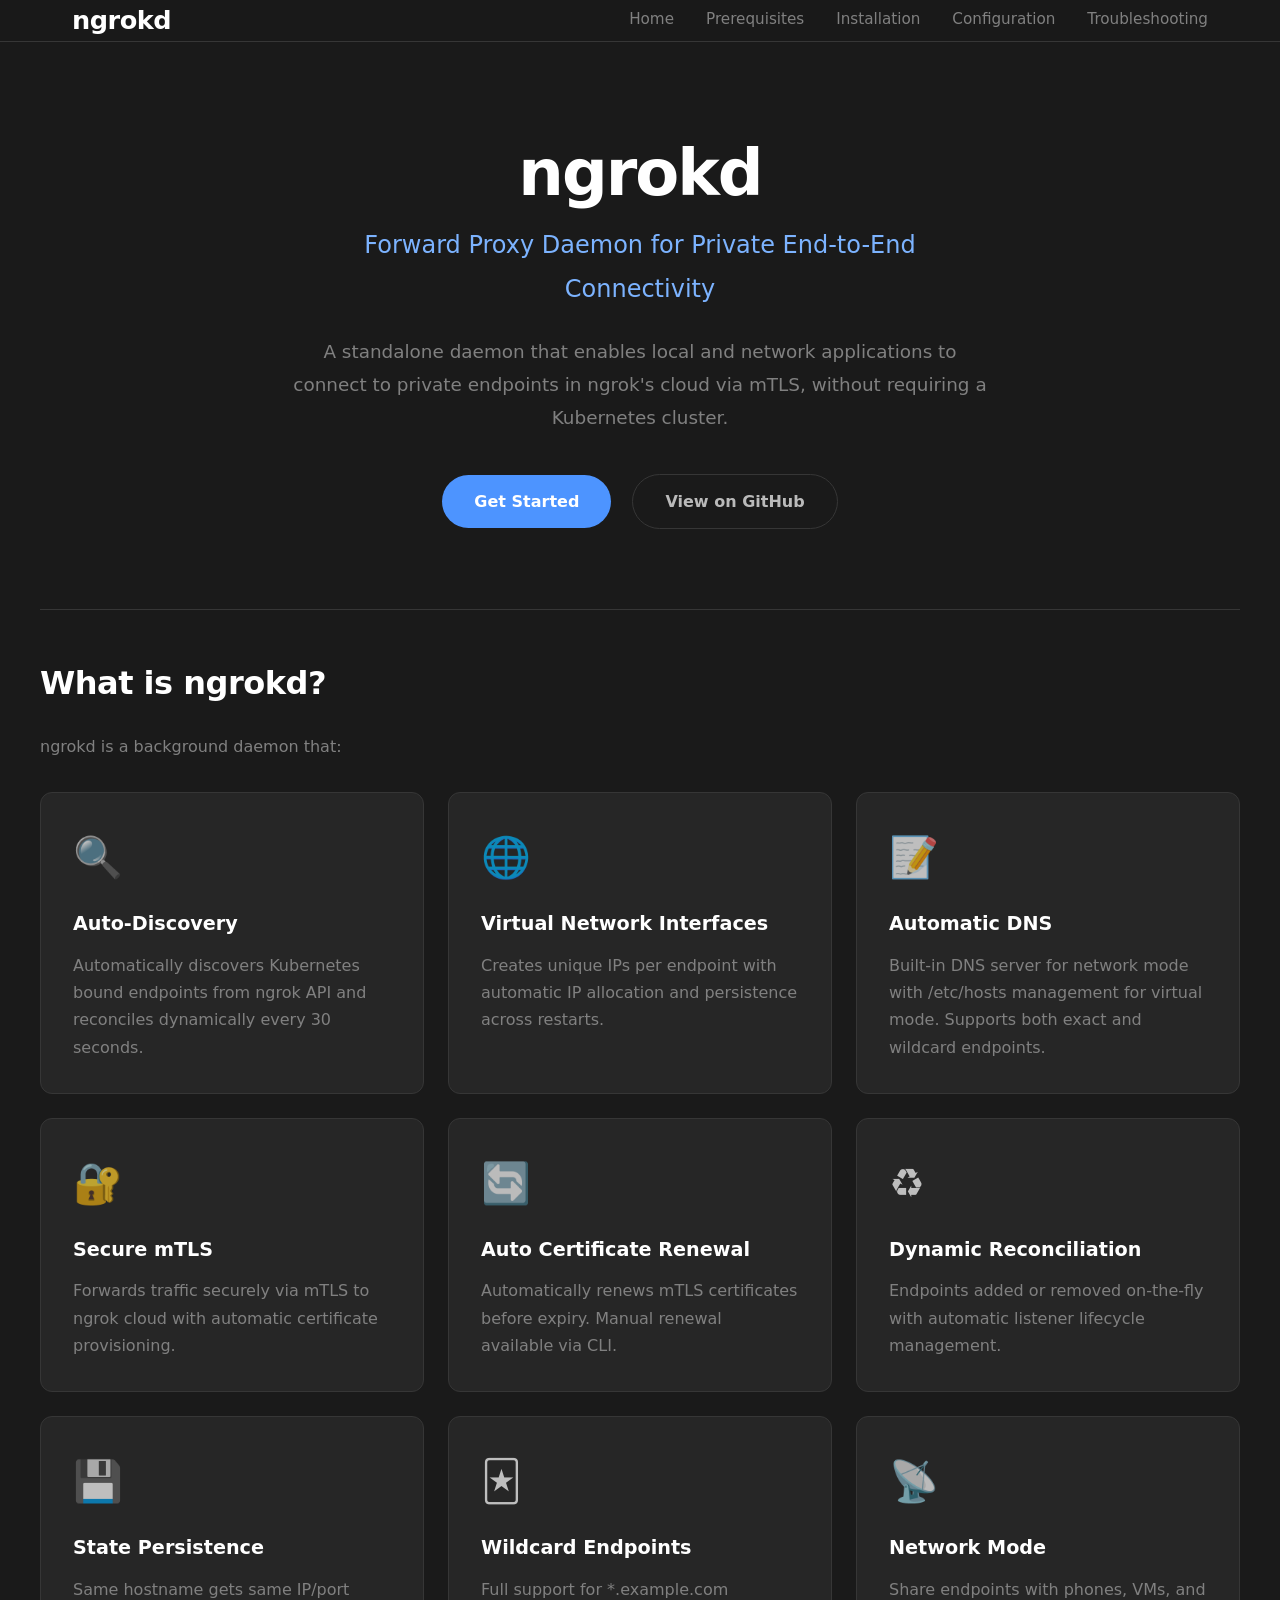
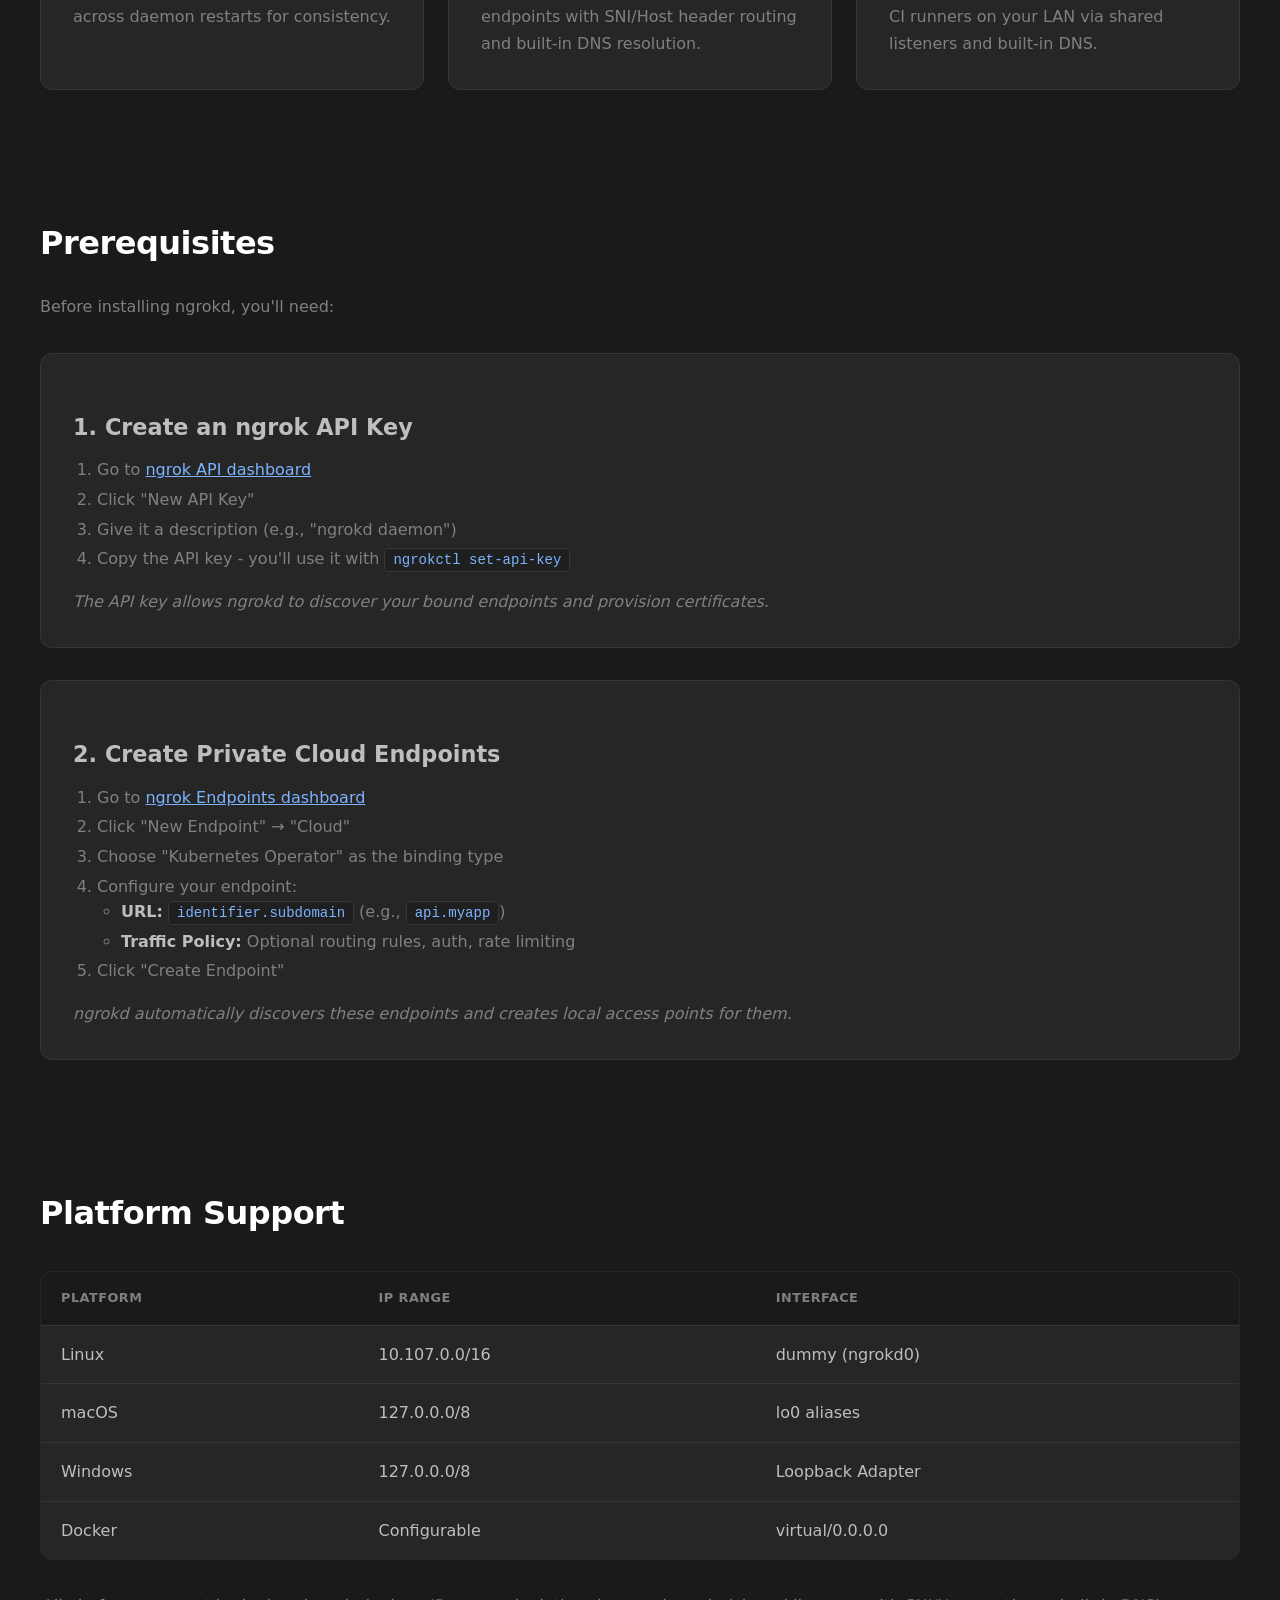
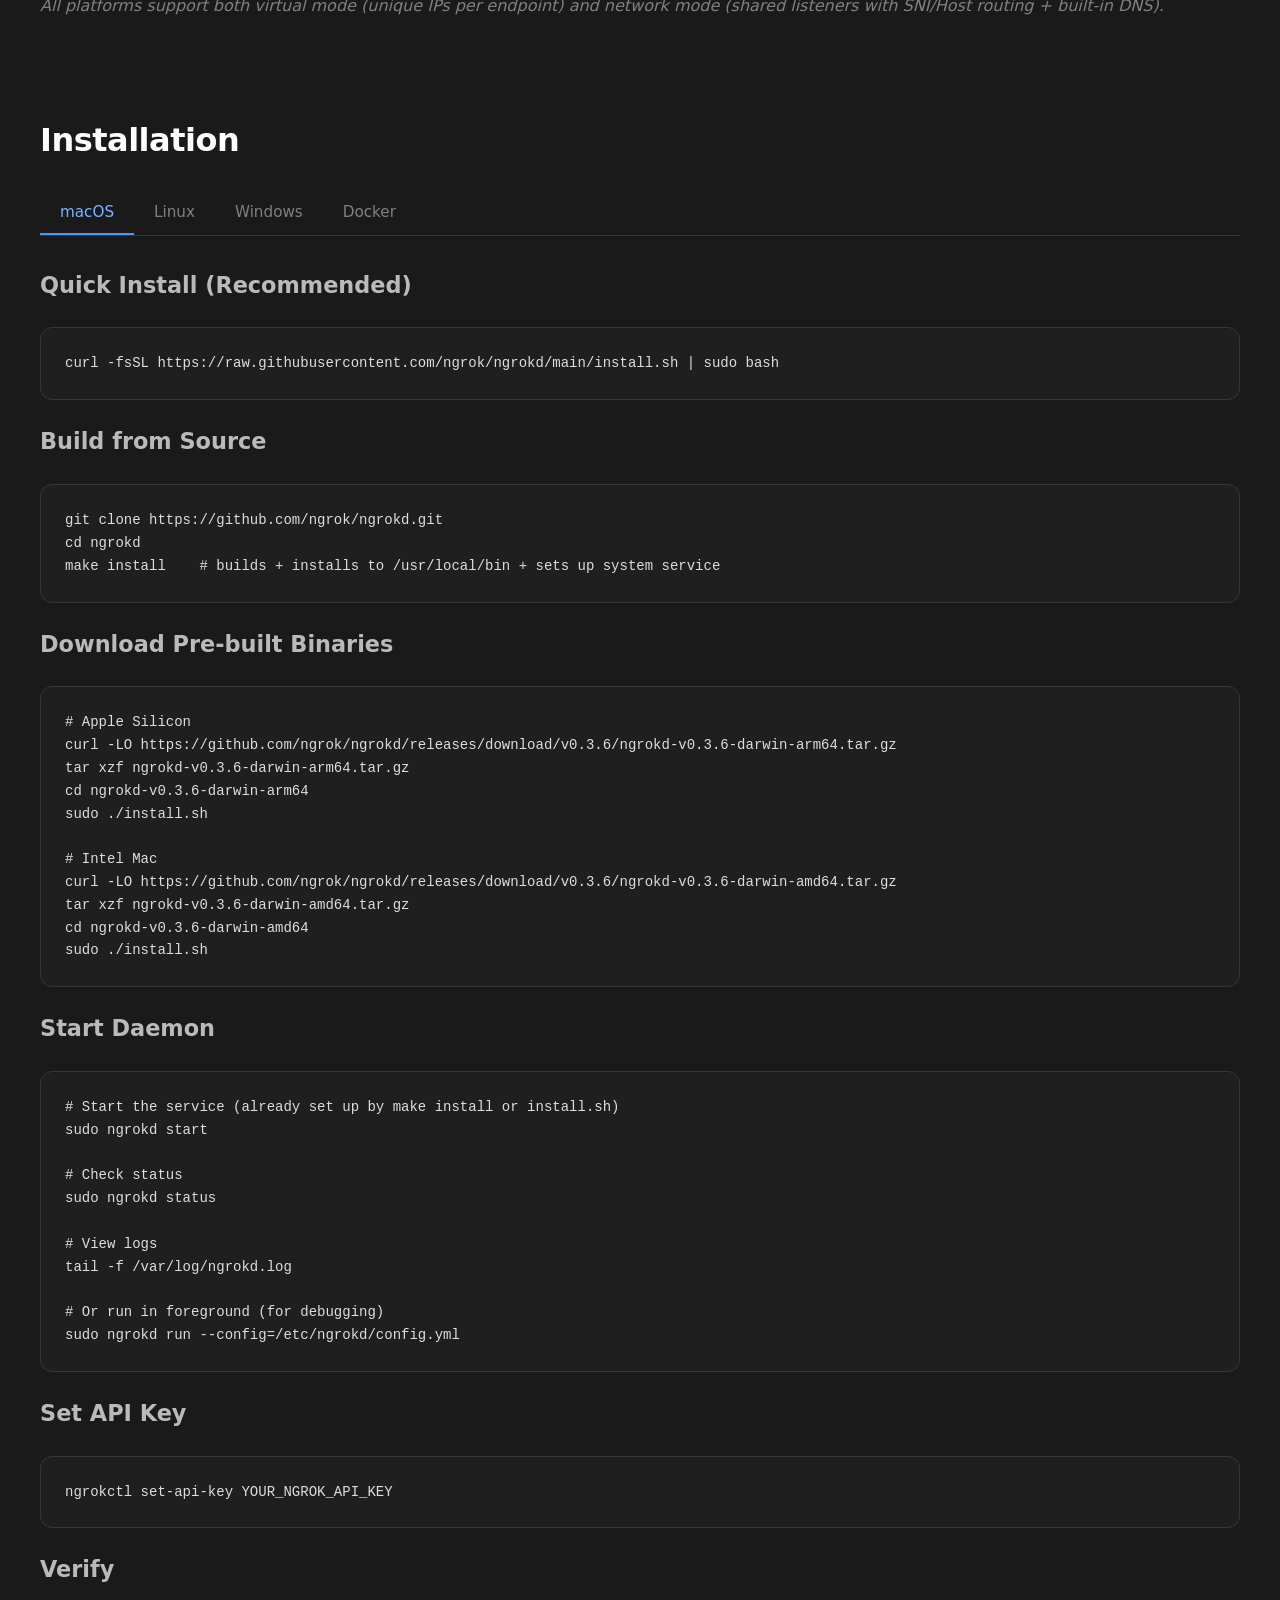
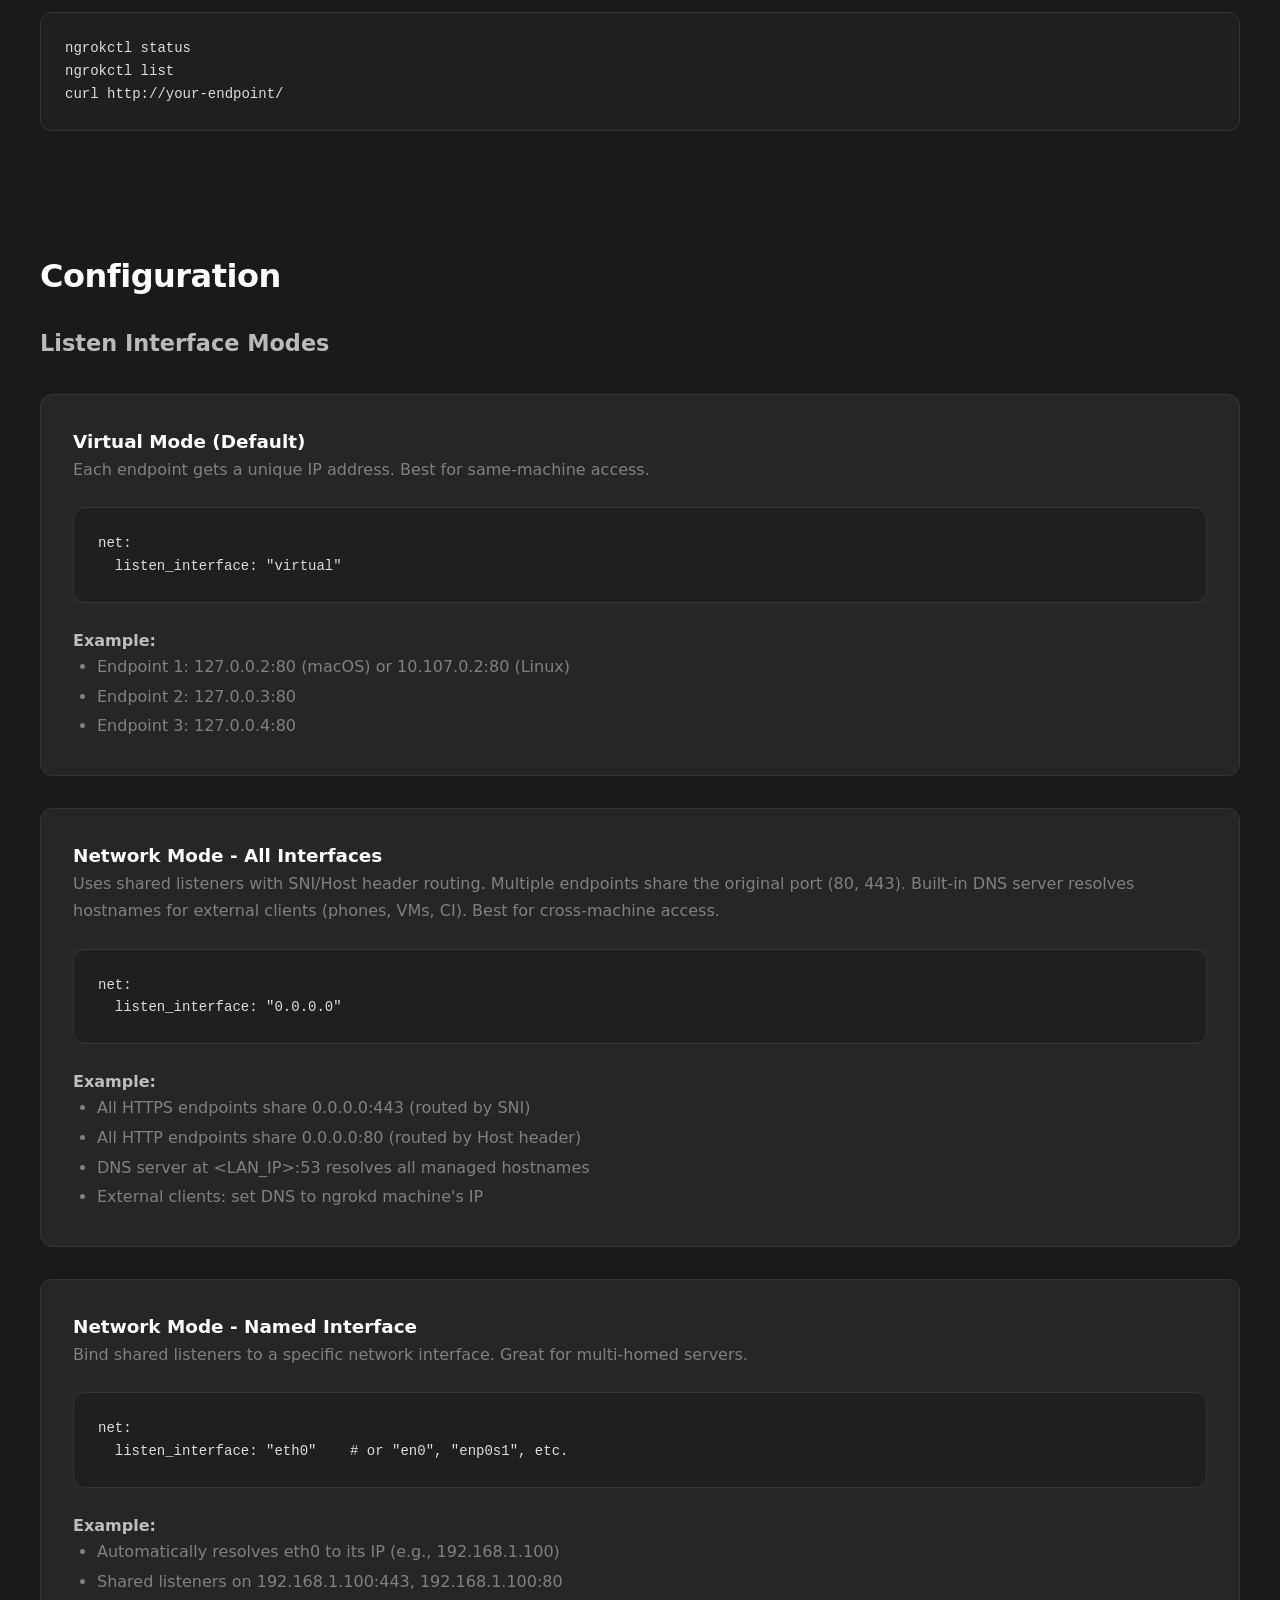
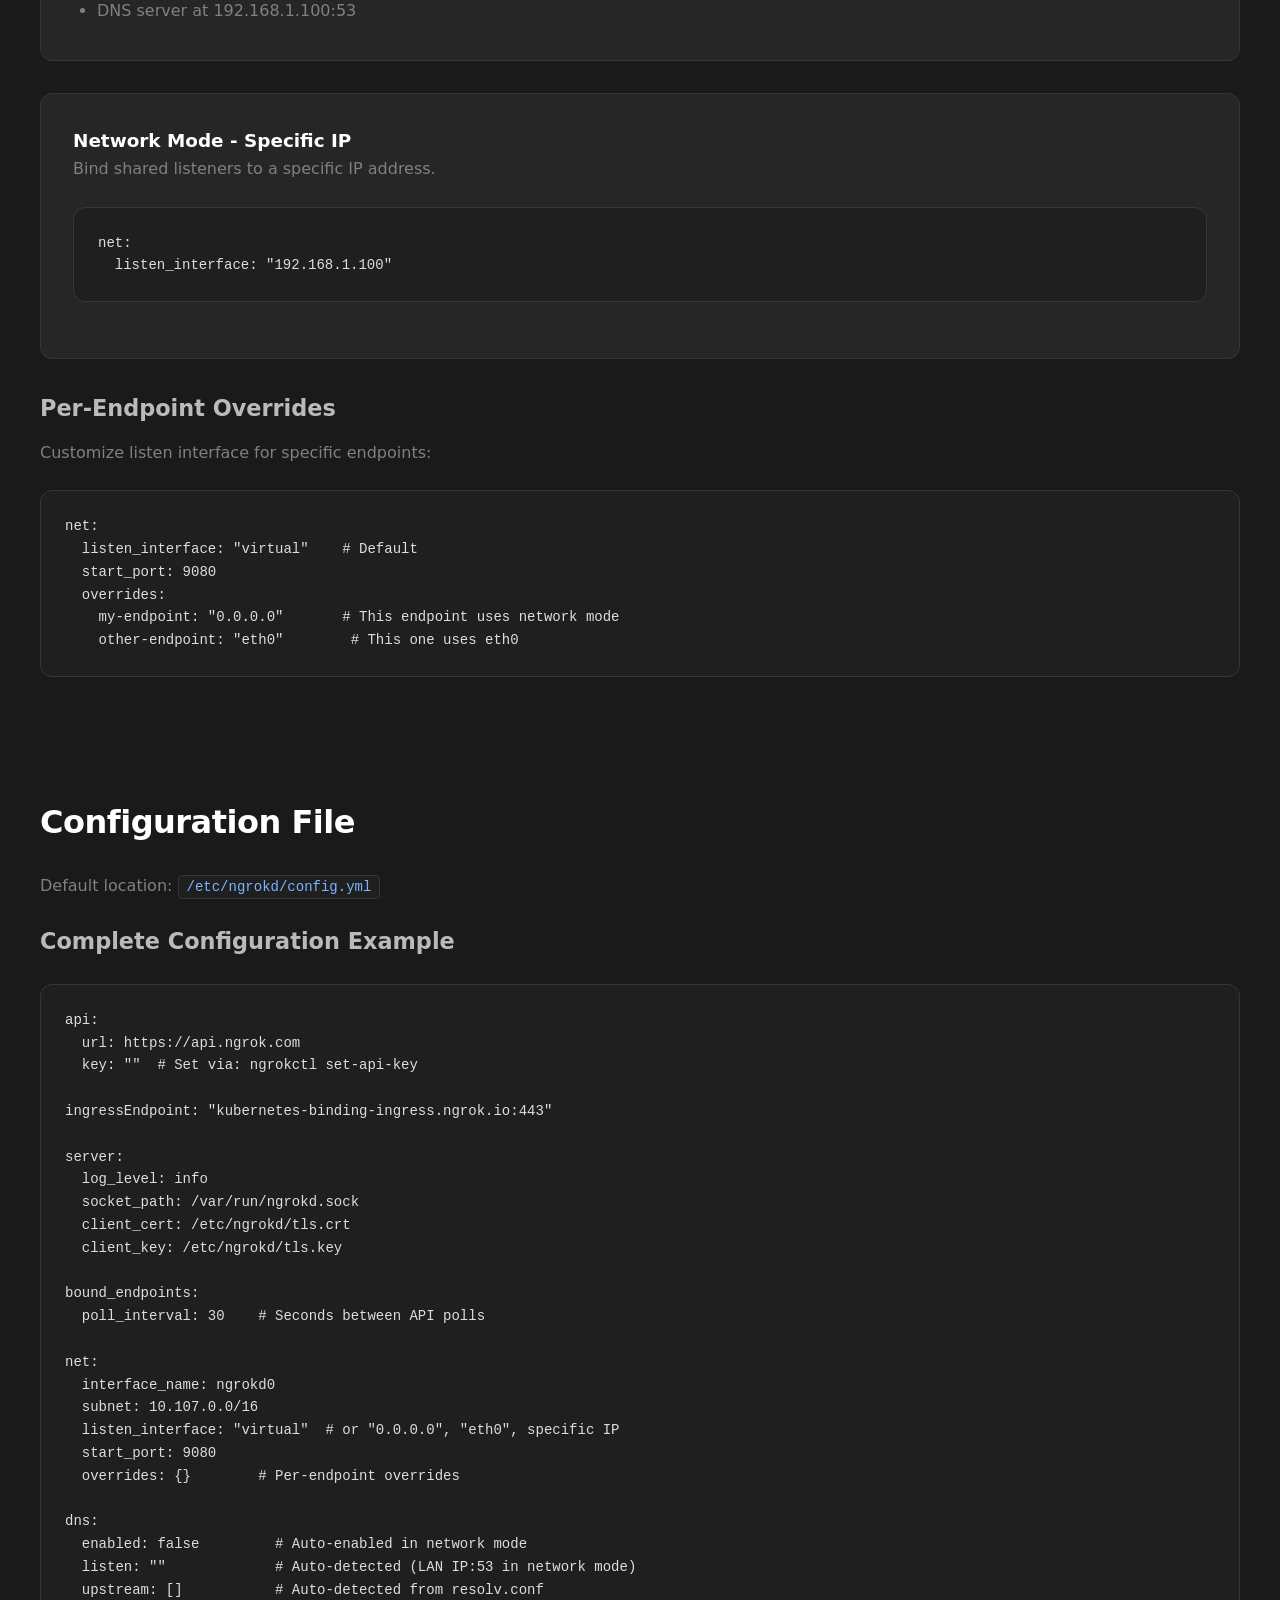
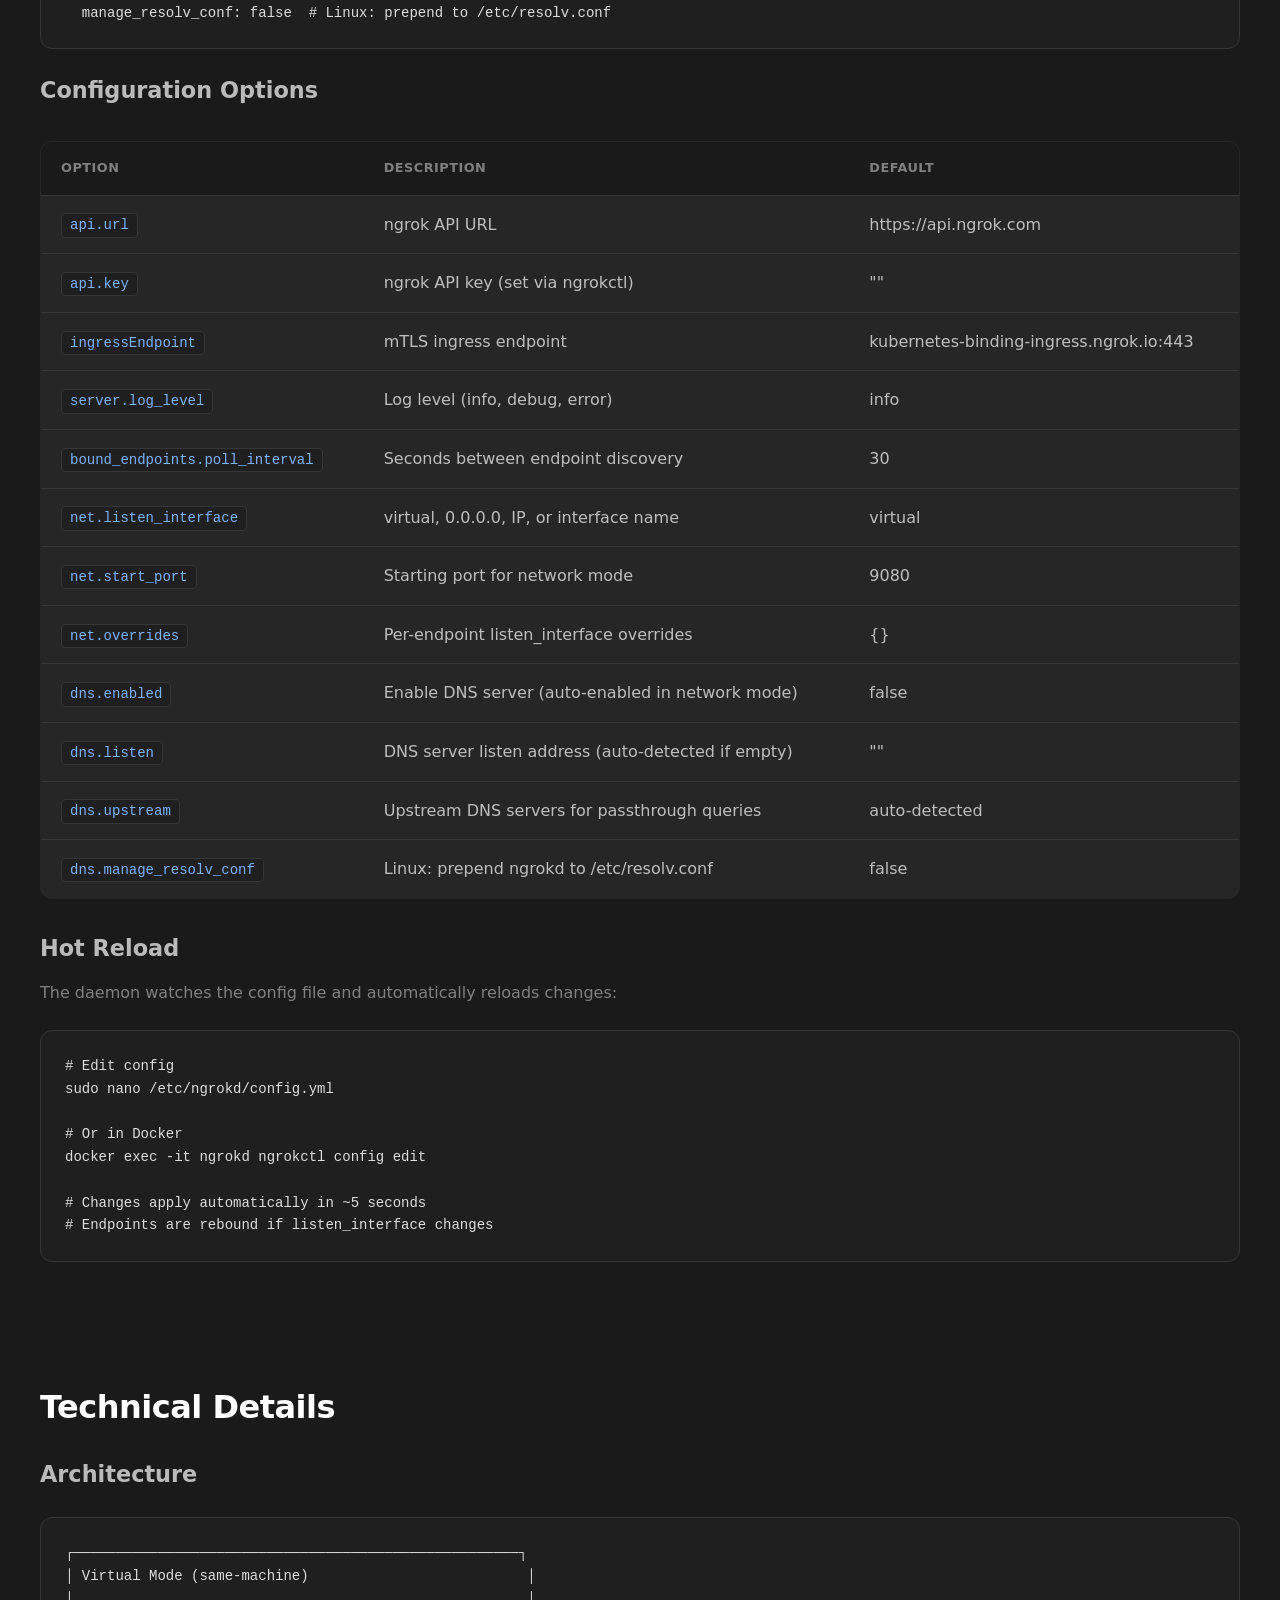
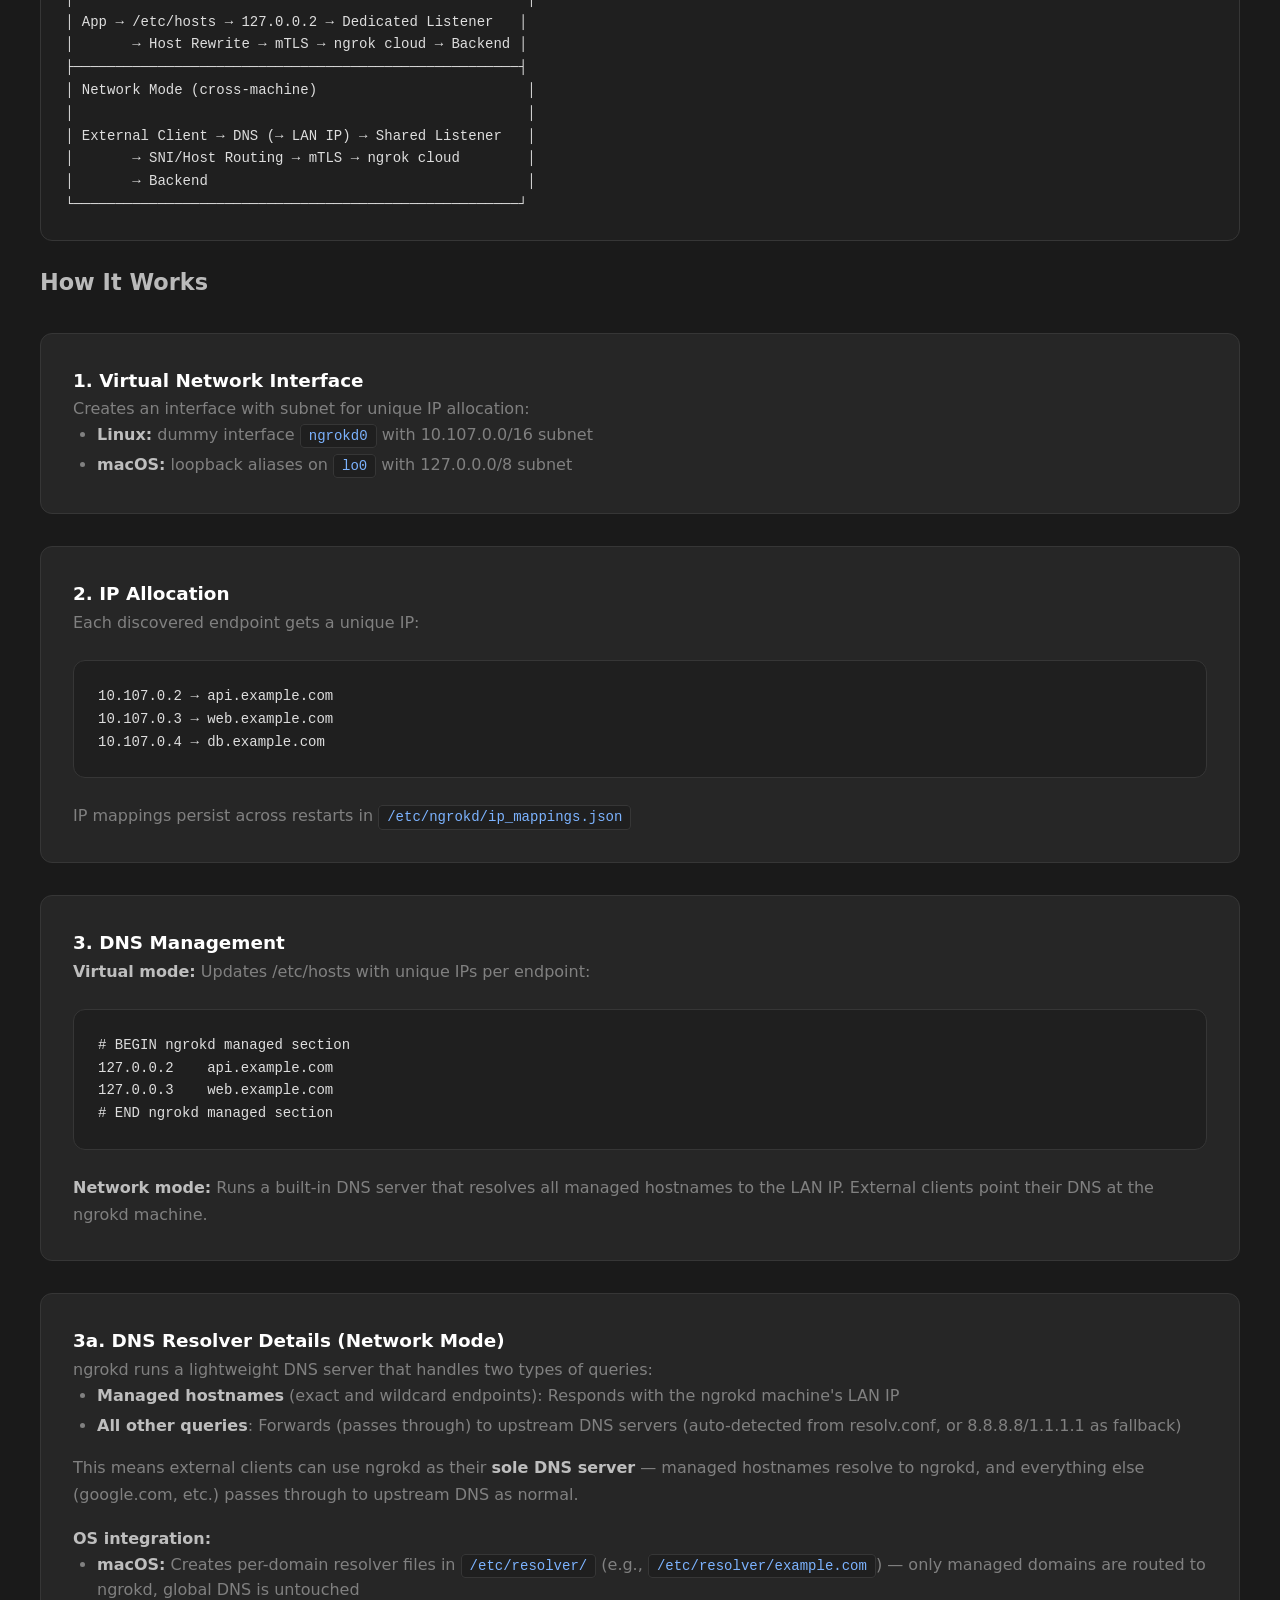
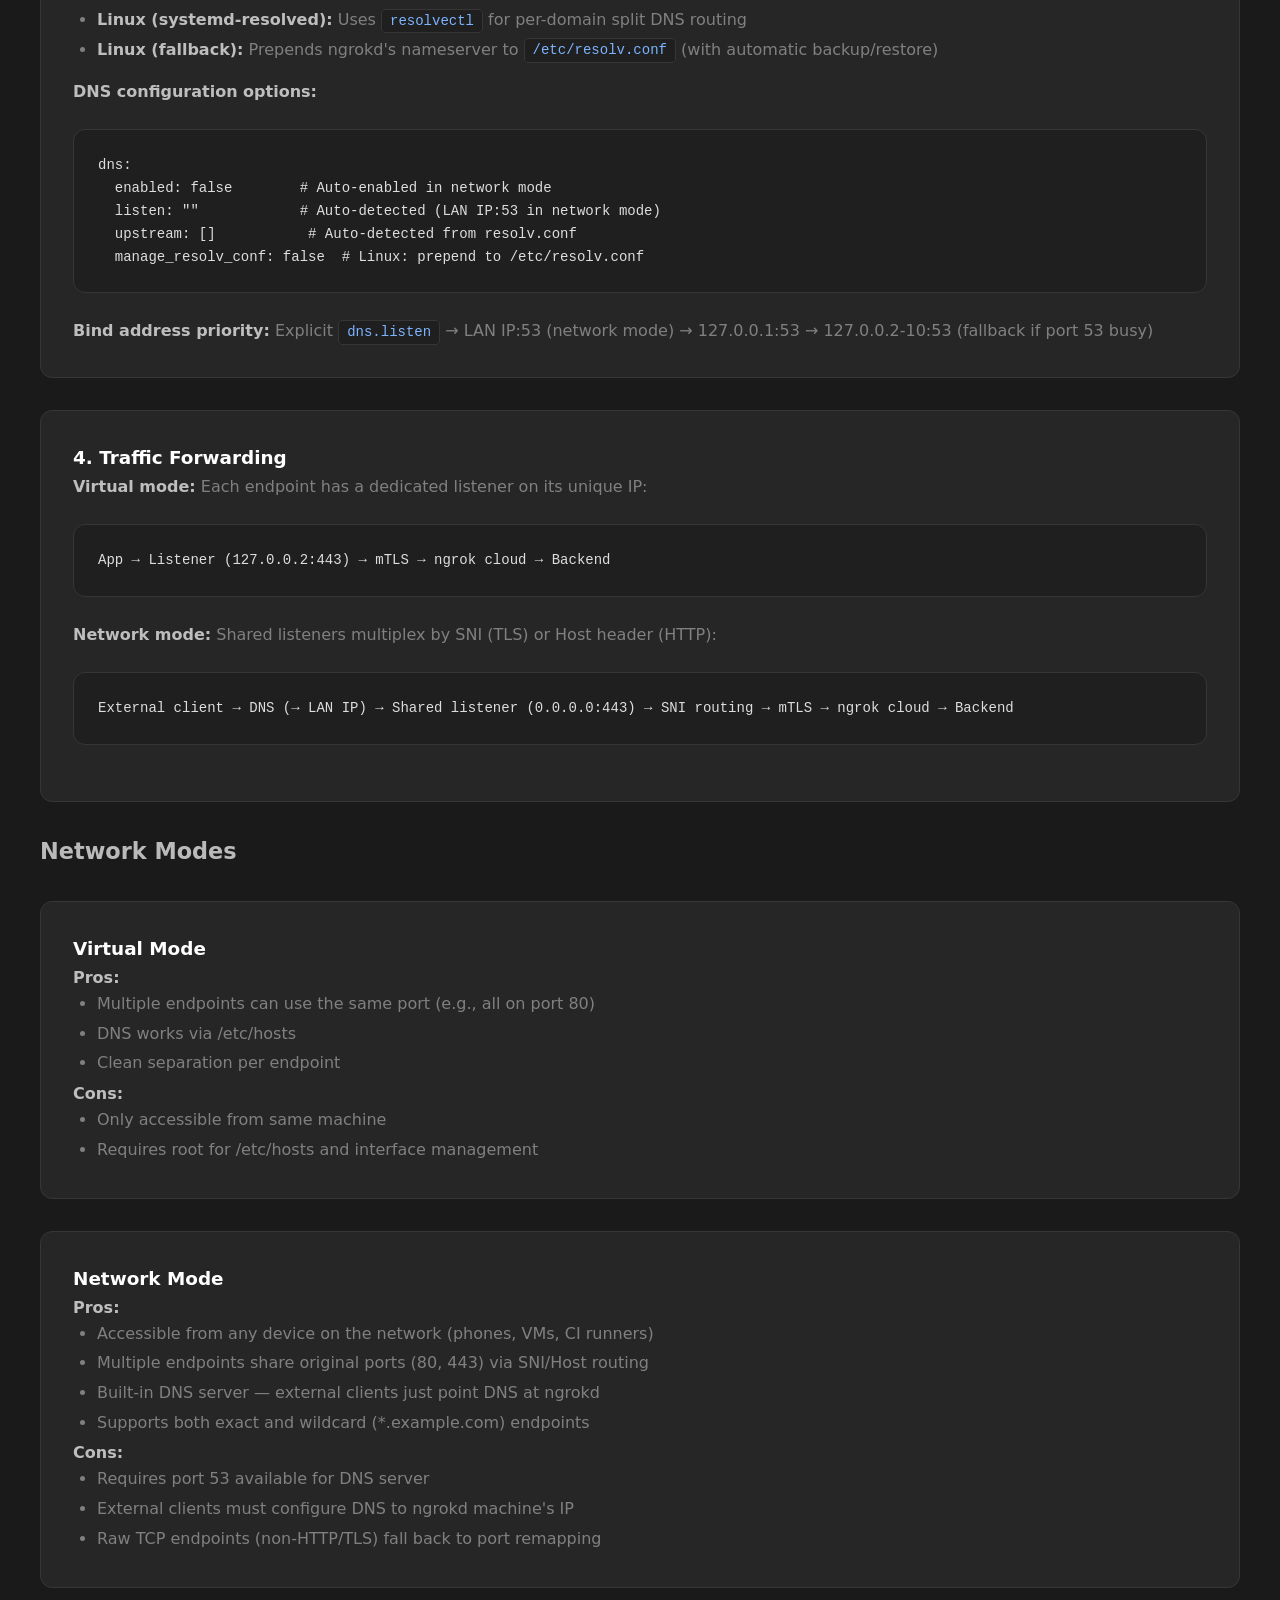
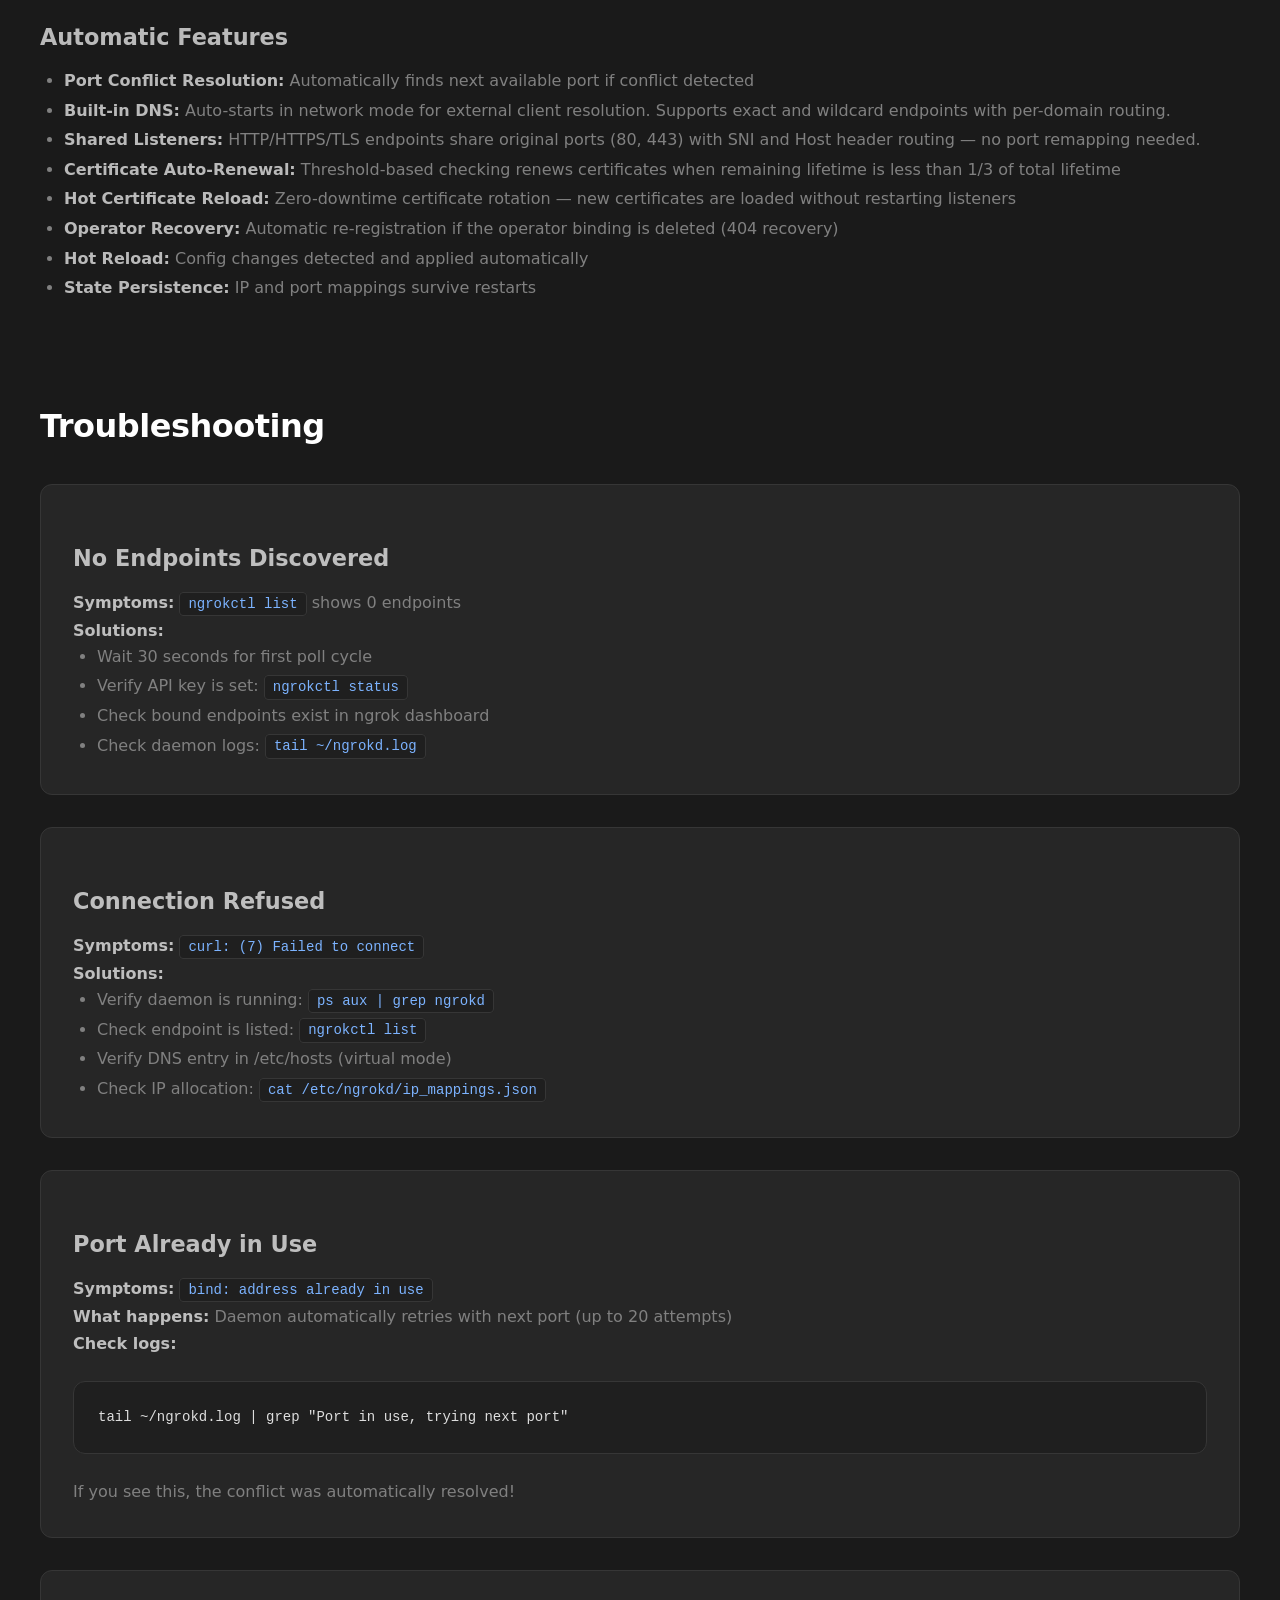
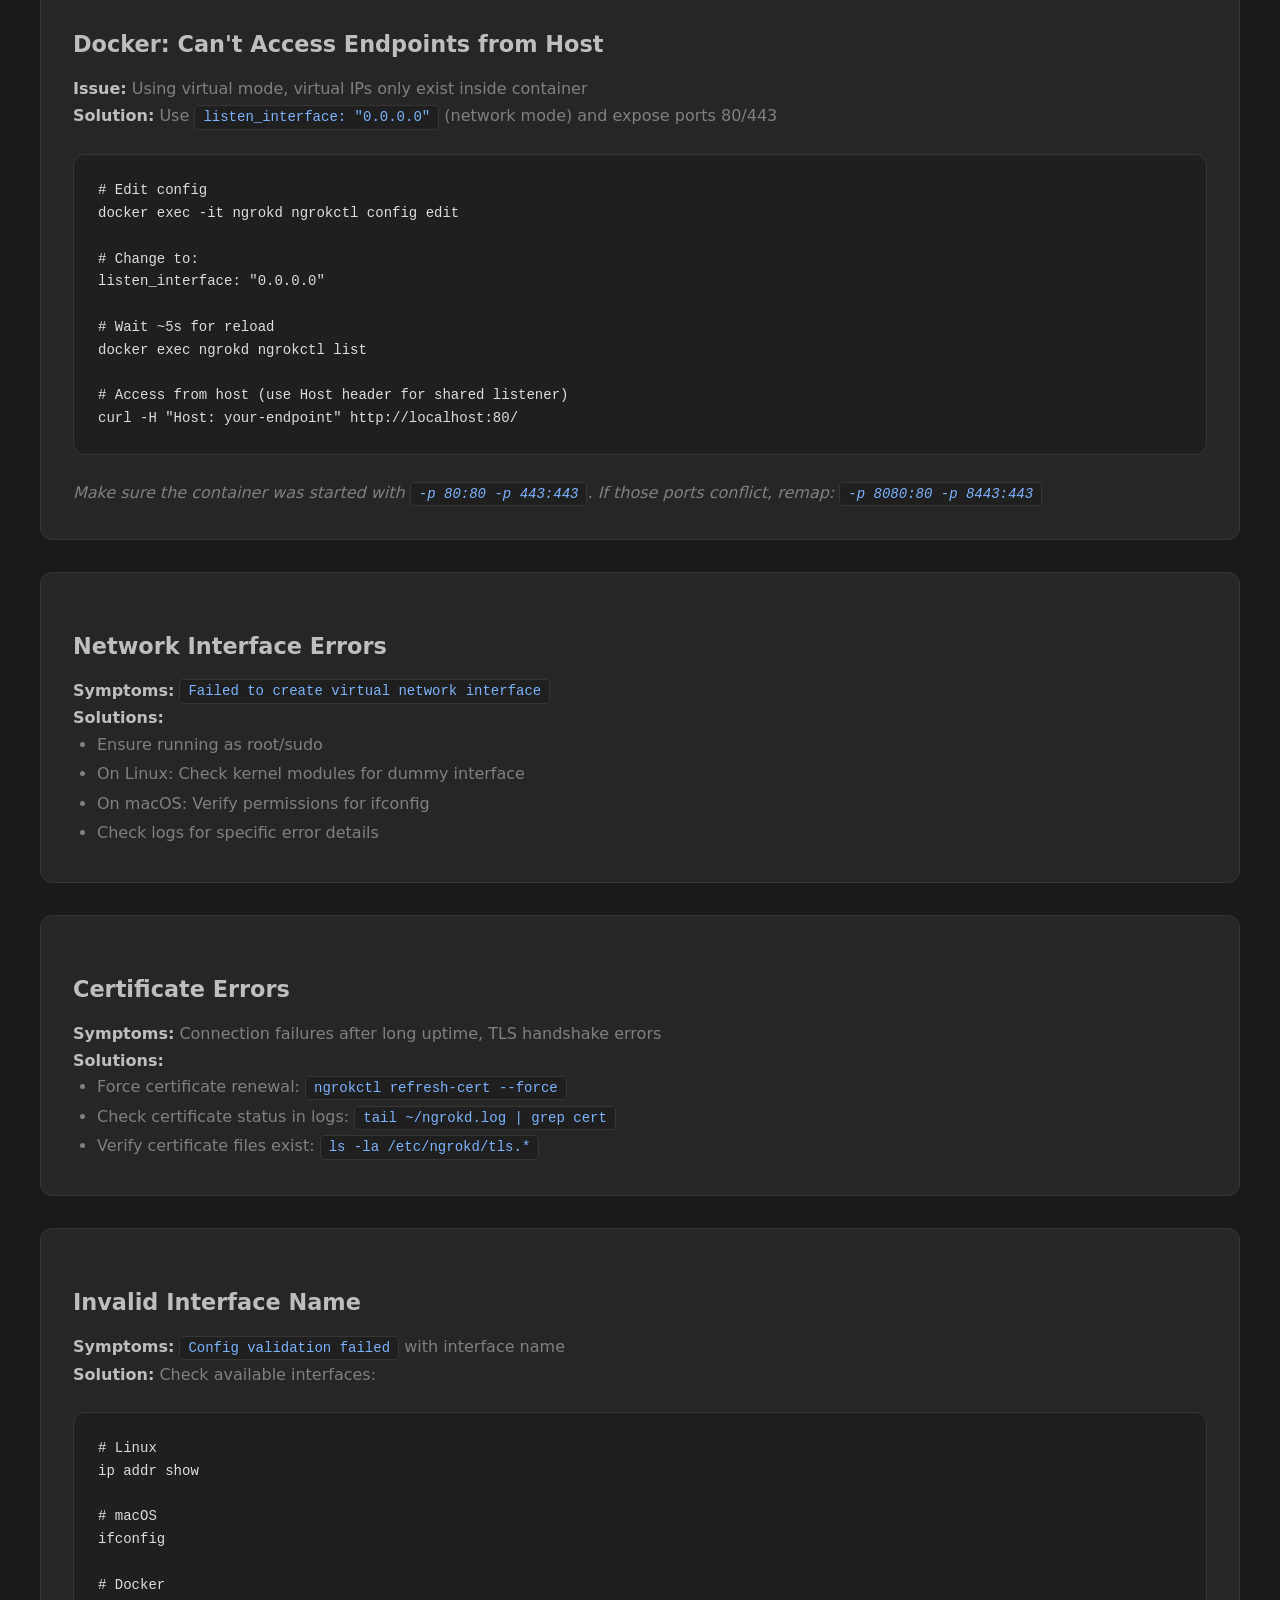
<file: index.html>
<!DOCTYPE html>
<html lang="en">
<head>
  <meta charset="UTF-8">
  <meta name="viewport" content="width=device-width, initial-scale=1.0">
  <title>ngrokd - Forward Proxy Daemon for Private End-to-End Connectivity</title>
  <link rel="stylesheet" href="css/style.css">
</head>
<body>
  <header>
    <nav class="container">
      <a href="#introduction" class="logo">ngrokd</a>
      <ul class="nav-links">
        <li><a href="#introduction">Home</a></li>
        <li><a href="#prerequisites">Prerequisites</a></li>
        <li><a href="#installation">Installation</a></li>
        <li><a href="#configuration">Configuration</a></li>
        <li><a href="#troubleshooting">Troubleshooting</a></li>
      </ul>
    </nav>
  </header>

  <main>
    <!-- Introduction -->
    <section id="introduction" class="hero container">
      <h1>ngrokd</h1>
      <p class="tagline">Forward Proxy Daemon for Private End-to-End Connectivity</p>
      <p>A standalone daemon that enables local and network applications to connect to private endpoints in ngrok's cloud via mTLS, without requiring a Kubernetes cluster.</p>
      <div style="margin-top: 2rem;">
        <a href="#installation" class="btn">Get Started</a>
        <a href="https://github.com/ngrok/ngrokd" class="btn btn-secondary" style="margin-left: 1rem;">View on GitHub</a>
      </div>
    </section>

    <section class="container section">
      <h2>What is ngrokd?</h2>
      <p>ngrokd is a background daemon that:</p>
      <div class="feature-grid">
        <div class="feature-card">
          <div class="feature-icon">🔍</div>
          <h3>Auto-Discovery</h3>
          <p>Automatically discovers Kubernetes bound endpoints from ngrok API and reconciles dynamically every 30 seconds.</p>
        </div>
        <div class="feature-card">
          <div class="feature-icon">🌐</div>
          <h3>Virtual Network Interfaces</h3>
          <p>Creates unique IPs per endpoint with automatic IP allocation and persistence across restarts.</p>
        </div>
        <div class="feature-card">
          <div class="feature-icon">📝</div>
          <h3>Automatic DNS</h3>
          <p>Built-in DNS server for network mode with /etc/hosts management for virtual mode. Supports both exact and wildcard endpoints.</p>
        </div>
        <div class="feature-card">
          <div class="feature-icon">🔐</div>
          <h3>Secure mTLS</h3>
          <p>Forwards traffic securely via mTLS to ngrok cloud with automatic certificate provisioning.</p>
        </div>
        <div class="feature-card">
          <div class="feature-icon">🔄</div>
          <h3>Auto Certificate Renewal</h3>
          <p>Automatically renews mTLS certificates before expiry. Manual renewal available via CLI.</p>
        </div>
        <div class="feature-card">
          <div class="feature-icon">♻️</div>
          <h3>Dynamic Reconciliation</h3>
          <p>Endpoints added or removed on-the-fly with automatic listener lifecycle management.</p>
        </div>
        <div class="feature-card">
          <div class="feature-icon">💾</div>
          <h3>State Persistence</h3>
          <p>Same hostname gets same IP/port across daemon restarts for consistency.</p>
        </div>
        <div class="feature-card">
          <div class="feature-icon">🃏</div>
          <h3>Wildcard Endpoints</h3>
          <p>Full support for *.example.com endpoints with SNI/Host header routing and built-in DNS resolution.</p>
        </div>
        <div class="feature-card">
          <div class="feature-icon">📡</div>
          <h3>Network Mode</h3>
          <p>Share endpoints with phones, VMs, and CI runners on your LAN via shared listeners and built-in DNS.</p>
        </div>
      </div>
    </section>

    <!-- Prerequisites -->
    <section id="prerequisites" class="container section">
      <h2>Prerequisites</h2>
      <p>Before installing ngrokd, you'll need:</p>

      <div class="card">
        <h3>1. Create an ngrok API Key</h3>
        <ol>
          <li>Go to <a href="https://dashboard.ngrok.com/api" target="_blank">ngrok API dashboard</a></li>
          <li>Click "New API Key"</li>
          <li>Give it a description (e.g., "ngrokd daemon")</li>
          <li>Copy the API key - you'll use it with <code>ngrokctl set-api-key</code></li>
        </ol>
        <p style="margin-top: 1rem;"><em>The API key allows ngrokd to discover your bound endpoints and provision certificates.</em></p>
      </div>

      <div class="card">
        <h3>2. Create Private Cloud Endpoints</h3>
        <ol>
          <li>Go to <a href="https://dashboard.ngrok.com/cloud-edge/endpoints" target="_blank">ngrok Endpoints dashboard</a></li>
          <li>Click "New Endpoint" → "Cloud"</li>
          <li>Choose "Kubernetes Operator" as the binding type</li>
          <li>Configure your endpoint:
            <ul>
              <li><strong>URL:</strong> <code>identifier.subdomain</code> (e.g., <code>api.myapp</code>)</li>
              <li><strong>Traffic Policy:</strong> Optional routing rules, auth, rate limiting</li>
            </ul>
          </li>
          <li>Click "Create Endpoint"</li>
        </ol>
        <p style="margin-top: 1rem;"><em>ngrokd automatically discovers these endpoints and creates local access points for them.</em></p>
      </div>
    </section>

    <section class="container section">
      <h2>Platform Support</h2>
      <table>
        <thead>
          <tr>
            <th>Platform</th>
            <th>IP Range</th>
            <th>Interface</th>
          </tr>
        </thead>
        <tbody>
          <tr>
            <td>Linux</td>
            <td>10.107.0.0/16</td>
            <td>dummy (ngrokd0)</td>
          </tr>
          <tr>
            <td>macOS</td>
            <td>127.0.0.0/8</td>
            <td>lo0 aliases</td>
          </tr>
          <tr>
            <td>Windows</td>
            <td>127.0.0.0/8</td>
            <td>Loopback Adapter</td>
          </tr>
          <tr>
            <td>Docker</td>
            <td>Configurable</td>
            <td>virtual/0.0.0.0</td>
          </tr>
        </tbody>
      </table>
      <p style="margin-top: 1rem;"><em>All platforms support both virtual mode (unique IPs per endpoint) and network mode (shared listeners with SNI/Host routing + built-in DNS).</em></p>
    </section>

    <!-- Installation -->
    <section id="installation" class="container section">
      <h2>Installation</h2>
      
      <div class="tabs">
        <button class="tab" onclick="switchTab('install-macos')">macOS</button>
        <button class="tab" onclick="switchTab('install-linux')">Linux</button>
        <button class="tab" onclick="switchTab('install-windows')">Windows</button>
        <button class="tab" onclick="switchTab('install-docker')">Docker</button>
      </div>

      <div id="install-macos" class="tab-content">
        <h3>Quick Install (Recommended)</h3>
        <pre><code>curl -fsSL https://raw.githubusercontent.com/ngrok/ngrokd/main/install.sh | sudo bash</code></pre>
        
        <h3>Build from Source</h3>
        <pre><code>git clone https://github.com/ngrok/ngrokd.git
cd ngrokd
make install    # builds + installs to /usr/local/bin + sets up system service</code></pre>

        <h3>Download Pre-built Binaries</h3>
        <pre><code># Apple Silicon
curl -LO https://github.com/ngrok/ngrokd/releases/download/v0.3.6/ngrokd-v0.3.6-darwin-arm64.tar.gz
tar xzf ngrokd-v0.3.6-darwin-arm64.tar.gz
cd ngrokd-v0.3.6-darwin-arm64
sudo ./install.sh

# Intel Mac
curl -LO https://github.com/ngrok/ngrokd/releases/download/v0.3.6/ngrokd-v0.3.6-darwin-amd64.tar.gz
tar xzf ngrokd-v0.3.6-darwin-amd64.tar.gz
cd ngrokd-v0.3.6-darwin-amd64
sudo ./install.sh</code></pre>

        <h3>Start Daemon</h3>
        <pre><code># Start the service (already set up by make install or install.sh)
sudo ngrokd start

# Check status
sudo ngrokd status

# View logs
tail -f /var/log/ngrokd.log

# Or run in foreground (for debugging)
sudo ngrokd run --config=/etc/ngrokd/config.yml</code></pre>

        <h3>Set API Key</h3>
        <pre><code>ngrokctl set-api-key YOUR_NGROK_API_KEY</code></pre>

        <h3>Verify</h3>
        <pre><code>ngrokctl status
ngrokctl list
curl http://your-endpoint/</code></pre>
      </div>

      <div id="install-linux" class="tab-content">
        <h3>Quick Install (Recommended)</h3>
        <pre><code>curl -fsSL https://raw.githubusercontent.com/ngrok/ngrokd/main/install.sh | sudo bash</code></pre>
        
        <h3>Build from Source</h3>
        <pre><code>git clone https://github.com/ngrok/ngrokd.git
cd ngrokd
make install    # builds + installs to /usr/local/bin + sets up systemd service</code></pre>

        <h3>Download Pre-built Binaries</h3>
        <pre><code># AMD64
curl -LO https://github.com/ngrok/ngrokd/releases/download/v0.3.6/ngrokd-v0.3.6-linux-amd64.tar.gz
tar xzf ngrokd-v0.3.6-linux-amd64.tar.gz
cd ngrokd-v0.3.6-linux-amd64
sudo ./install.sh

# ARM64
curl -LO https://github.com/ngrok/ngrokd/releases/download/v0.3.6/ngrokd-v0.3.6-linux-arm64.tar.gz
tar xzf ngrokd-v0.3.6-linux-arm64.tar.gz
cd ngrokd-v0.3.6-linux-arm64
sudo ./install.sh</code></pre>

        <h3>Start Daemon</h3>
        <pre><code># Start the service (already set up by make install or install.sh)
sudo ngrokd start

# Check status
sudo ngrokd status

# View logs
journalctl -u ngrokd -f

# Or run in foreground (for debugging)
sudo ngrokd run --config=/etc/ngrokd/config.yml</code></pre>

        <h3>Set API Key</h3>
        <pre><code>ngrokctl set-api-key YOUR_NGROK_API_KEY</code></pre>

        <h3>Verify</h3>
        <pre><code>ngrokctl status
ngrokctl list
curl http://your-endpoint/</code></pre>
      </div>

      <div id="install-windows" class="tab-content">
        <h3>Installation Steps</h3>
        <p><strong>Run PowerShell as Administrator</strong></p>
        
        <p><strong>1. Download and extract:</strong></p>
        <pre><code>iwr https://github.com/ngrok/ngrokd/releases/download/v0.3.6/ngrokd-v0.3.6-windows-amd64.tar.gz -OutFile ngrokd.tar.gz
tar -xzf ngrokd.tar.gz
cd ngrokd-v0.3.6-windows-amd64</code></pre>

        <p><strong>2. Install binaries:</strong></p>
        <pre><code># Copy to permanent location
mkdir "C:\Program Files\ngrokd" -Force
Copy-Item .\ngrokd.exe "C:\Program Files\ngrokd\"
Copy-Item .\ngrokctl.exe "C:\Program Files\ngrokd\"

# Add to PATH
$oldPath = [Environment]::GetEnvironmentVariable("Path", "Machine")
$newPath = "$oldPath;C:\Program Files\ngrokd"
[Environment]::SetEnvironmentVariable("Path", $newPath, "Machine")
$env:Path += ";C:\Program Files\ngrokd"</code></pre>

        <p><strong>3. Create config:</strong></p>
        <pre><code>mkdir C:\ProgramData\ngrokd -Force
notepad C:\ProgramData\ngrokd\config.yml</code></pre>
        
        <p>Paste this config and save:</p>
        <pre><code>api:
  url: https://api.ngrok.com
  key: ""
ingressEndpoint: kubernetes-binding-ingress.ngrok.io:443
server:
  log_level: info
bound_endpoints:
  poll_interval: 30
  selectors: ['true']
net:
  subnet: 127.0.0.0/8
  listen_interface: virtual
  start_port: 9080</code></pre>

        <h3>Start Daemon</h3>
        <p><strong>Restart PowerShell as Administrator (for PATH to take effect), then:</strong></p>
        <pre><code># Foreground mode
ngrokd --config="C:\ProgramData\ngrokd\config.yml"

# Background mode
Start-Process ngrokd -ArgumentList '--config=C:\ProgramData\ngrokd\config.yml' -WindowStyle Hidden</code></pre>

        <h3>Set API Key</h3>
        <pre><code>ngrokctl set-api-key YOUR_NGROK_API_KEY</code></pre>

        <h3>Verify</h3>
        <pre><code>ngrokctl status
ngrokctl list
curl.exe http://your-endpoint/</code></pre>

        <p style="margin-top: 1rem;"><strong>Note:</strong> ngrokd requires Administrator privileges to manage the hosts file and network adapters. See the <a href="https://github.com/ngrok/ngrokd/blob/main/WINDOWS.md" target="_blank">Windows Guide</a> for details.</p>
      </div>

      <div id="install-docker" class="tab-content">
        <h3>Pull Image</h3>
        <pre><code>docker pull ngrok/ngrokd:latest</code></pre>

        <h3>Run Container (Network Mode)</h3>
        <p>Endpoints share ports 80/443 via SNI/Host header routing. Built-in DNS server resolves managed hostnames inside the container.</p>
        <pre><code>docker run -d \
  --name ngrokd \
  --cap-add=NET_ADMIN \
  -e NGROK_API_KEY=your_api_key \
  -p 8081:8081 \
  -p 80:80 \
  -p 443:443 \
  -p 9080-9100:9080-9100 \
  -v ngrokd-data:/etc/ngrokd \
  ngrok/ngrokd:latest</code></pre>
        <p style="margin-top: 0.5rem;"><em>Set <code>listen_interface: "0.0.0.0"</code> in config. Ports 80/443 are for shared listeners, 9080+ for non-standard port endpoints. If 80/443 conflict on host, remap: <code>-p 8080:80 -p 8443:443</code></em></p>

        <h3>Run Container (Virtual Mode)</h3>
        <p>Each endpoint gets a unique IP inside the container. Ideal for CI/CD pipelines where processes inside the container need to reach endpoints directly.</p>
        <pre><code>docker run -d \
  --name ngrokd \
  --cap-add=NET_ADMIN \
  -e NGROK_API_KEY=your_api_key \
  -v ngrokd-data:/etc/ngrokd \
  ngrok/ngrokd:latest</code></pre>
        <p style="margin-top: 0.5rem;"><em>Virtual mode requires NET_ADMIN for interface/IP creation. Virtual IPs only exist inside the container — no port mappings needed. Use network mode if you need access from the host or other machines.</em></p>

        <h3>Verify</h3>
        <pre><code># Check status
docker exec ngrokd ngrokctl status

# List endpoints (wait ~30s first)
docker exec ngrokd ngrokctl list

# Test endpoint
docker exec ngrokd curl http://your-endpoint/

# Health check
curl http://localhost:8081/health</code></pre>

        <h3>Using Docker Compose</h3>
        <pre><code>services:
  ngrokd:
    image: ngrok/ngrokd:latest
    container_name: ngrokd
    cap_add:
      - NET_ADMIN
    environment:
      - NGROK_API_KEY=${NGROK_API_KEY}
    ports:
      - "8081:8081"
      - "80:80"
      - "443:443"
      - "9080-9100:9080-9100"
    volumes:
      - ngrokd-data:/etc/ngrokd
    restart: unless-stopped

volumes:
  ngrokd-data:</code></pre>
        
        <p>Start with:</p>
        <pre><code>NGROK_API_KEY=your_key docker compose up -d</code></pre>

        <h3>Edit Config in Container</h3>
        <pre><code>docker exec -it ngrokd ngrokctl config edit</code></pre>
      </div>
    </section>

    <!-- Configuration -->
    <section id="configuration" class="container section">
      <h2>Configuration</h2>
      
      <h3>Listen Interface Modes</h3>
      <div class="card">
        <h4>Virtual Mode (Default)</h4>
        <p>Each endpoint gets a unique IP address. Best for same-machine access.</p>
        <pre><code>net:
  listen_interface: "virtual"</code></pre>
        <p><strong>Example:</strong></p>
        <ul>
          <li>Endpoint 1: 127.0.0.2:80 (macOS) or 10.107.0.2:80 (Linux)</li>
          <li>Endpoint 2: 127.0.0.3:80</li>
          <li>Endpoint 3: 127.0.0.4:80</li>
        </ul>
      </div>

      <div class="card">
        <h4>Network Mode - All Interfaces</h4>
        <p>Uses shared listeners with SNI/Host header routing. Multiple endpoints share the original port (80, 443). Built-in DNS server resolves hostnames for external clients (phones, VMs, CI). Best for cross-machine access.</p>
        <pre><code>net:
  listen_interface: "0.0.0.0"</code></pre>
        <p><strong>Example:</strong></p>
        <ul>
          <li>All HTTPS endpoints share 0.0.0.0:443 (routed by SNI)</li>
          <li>All HTTP endpoints share 0.0.0.0:80 (routed by Host header)</li>
          <li>DNS server at &lt;LAN_IP&gt;:53 resolves all managed hostnames</li>
          <li>External clients: set DNS to ngrokd machine's IP</li>
        </ul>
      </div>

      <div class="card">
        <h4>Network Mode - Named Interface</h4>
        <p>Bind shared listeners to a specific network interface. Great for multi-homed servers.</p>
        <pre><code>net:
  listen_interface: "eth0"    # or "en0", "enp0s1", etc.</code></pre>
        <p><strong>Example:</strong></p>
        <ul>
          <li>Automatically resolves eth0 to its IP (e.g., 192.168.1.100)</li>
          <li>Shared listeners on 192.168.1.100:443, 192.168.1.100:80</li>
          <li>DNS server at 192.168.1.100:53</li>
        </ul>
      </div>

      <div class="card">
        <h4>Network Mode - Specific IP</h4>
        <p>Bind shared listeners to a specific IP address.</p>
        <pre><code>net:
  listen_interface: "192.168.1.100"</code></pre>
      </div>

      <h3>Per-Endpoint Overrides</h3>
      <p>Customize listen interface for specific endpoints:</p>
      <pre><code>net:
  listen_interface: "virtual"    # Default
  start_port: 9080
  overrides:
    my-endpoint: "0.0.0.0"       # This endpoint uses network mode
    other-endpoint: "eth0"        # This one uses eth0</code></pre>
    </section>

    <!-- Config File -->
    <section id="config-file" class="container section">
      <h2>Configuration File</h2>
      
      <p>Default location: <code>/etc/ngrokd/config.yml</code></p>

      <h3>Complete Configuration Example</h3>
      <pre><code>api:
  url: https://api.ngrok.com
  key: ""  # Set via: ngrokctl set-api-key

ingressEndpoint: "kubernetes-binding-ingress.ngrok.io:443"

server:
  log_level: info
  socket_path: /var/run/ngrokd.sock
  client_cert: /etc/ngrokd/tls.crt
  client_key: /etc/ngrokd/tls.key

bound_endpoints:
  poll_interval: 30    # Seconds between API polls

net:
  interface_name: ngrokd0
  subnet: 10.107.0.0/16
  listen_interface: "virtual"  # or "0.0.0.0", "eth0", specific IP
  start_port: 9080
  overrides: {}        # Per-endpoint overrides

dns:
  enabled: false         # Auto-enabled in network mode
  listen: ""             # Auto-detected (LAN IP:53 in network mode)
  upstream: []           # Auto-detected from resolv.conf
  manage_resolv_conf: false  # Linux: prepend to /etc/resolv.conf</code></pre>

      <h3>Configuration Options</h3>
      <table>
        <thead>
          <tr>
            <th>Option</th>
            <th>Description</th>
            <th>Default</th>
          </tr>
        </thead>
        <tbody>
          <tr>
            <td><code>api.url</code></td>
            <td>ngrok API URL</td>
            <td>https://api.ngrok.com</td>
          </tr>
          <tr>
            <td><code>api.key</code></td>
            <td>ngrok API key (set via ngrokctl)</td>
            <td>""</td>
          </tr>
          <tr>
            <td><code>ingressEndpoint</code></td>
            <td>mTLS ingress endpoint</td>
            <td>kubernetes-binding-ingress.ngrok.io:443</td>
          </tr>
          <tr>
            <td><code>server.log_level</code></td>
            <td>Log level (info, debug, error)</td>
            <td>info</td>
          </tr>
          <tr>
            <td><code>bound_endpoints.poll_interval</code></td>
            <td>Seconds between endpoint discovery</td>
            <td>30</td>
          </tr>
          <tr>
            <td><code>net.listen_interface</code></td>
            <td>virtual, 0.0.0.0, IP, or interface name</td>
            <td>virtual</td>
          </tr>
          <tr>
            <td><code>net.start_port</code></td>
            <td>Starting port for network mode</td>
            <td>9080</td>
          </tr>
          <tr>
            <td><code>net.overrides</code></td>
            <td>Per-endpoint listen_interface overrides</td>
            <td>{}</td>
          </tr>
          <tr>
            <td><code>dns.enabled</code></td>
            <td>Enable DNS server (auto-enabled in network mode)</td>
            <td>false</td>
          </tr>
          <tr>
            <td><code>dns.listen</code></td>
            <td>DNS server listen address (auto-detected if empty)</td>
            <td>""</td>
          </tr>
          <tr>
            <td><code>dns.upstream</code></td>
            <td>Upstream DNS servers for passthrough queries</td>
            <td>auto-detected</td>
          </tr>
          <tr>
            <td><code>dns.manage_resolv_conf</code></td>
            <td>Linux: prepend ngrokd to /etc/resolv.conf</td>
            <td>false</td>
          </tr>
        </tbody>
      </table>

      <h3>Hot Reload</h3>
      <p>The daemon watches the config file and automatically reloads changes:</p>
      <pre><code># Edit config
sudo nano /etc/ngrokd/config.yml

# Or in Docker
docker exec -it ngrokd ngrokctl config edit

# Changes apply automatically in ~5 seconds
# Endpoints are rebound if listen_interface changes</code></pre>
    </section>

    <!-- Technical Details -->
    <section id="technical" class="container section">
      <h2>Technical Details</h2>

      <h3>Architecture</h3>
      <pre><code>┌─────────────────────────────────────────────────────┐
│ Virtual Mode (same-machine)                          │
│                                                      │
│ App → /etc/hosts → 127.0.0.2 → Dedicated Listener   │
│       → Host Rewrite → mTLS → ngrok cloud → Backend │
├─────────────────────────────────────────────────────┤
│ Network Mode (cross-machine)                         │
│                                                      │
│ External Client → DNS (→ LAN IP) → Shared Listener   │
│       → SNI/Host Routing → mTLS → ngrok cloud        │
│       → Backend                                      │
└─────────────────────────────────────────────────────┘</code></pre>

      <h3>How It Works</h3>
      
      <div class="card">
        <h4>1. Virtual Network Interface</h4>
        <p>Creates an interface with subnet for unique IP allocation:</p>
        <ul>
          <li><strong>Linux:</strong> dummy interface <code>ngrokd0</code> with 10.107.0.0/16 subnet</li>
          <li><strong>macOS:</strong> loopback aliases on <code>lo0</code> with 127.0.0.0/8 subnet</li>
        </ul>
      </div>

      <div class="card">
        <h4>2. IP Allocation</h4>
        <p>Each discovered endpoint gets a unique IP:</p>
        <pre><code>10.107.0.2 → api.example.com
10.107.0.3 → web.example.com
10.107.0.4 → db.example.com</code></pre>
        <p>IP mappings persist across restarts in <code>/etc/ngrokd/ip_mappings.json</code></p>
      </div>

      <div class="card">
        <h4>3. DNS Management</h4>
        <p><strong>Virtual mode:</strong> Updates /etc/hosts with unique IPs per endpoint:</p>
        <pre><code># BEGIN ngrokd managed section
127.0.0.2    api.example.com
127.0.0.3    web.example.com
# END ngrokd managed section</code></pre>
        <p style="margin-top: 1rem;"><strong>Network mode:</strong> Runs a built-in DNS server that resolves all managed hostnames to the LAN IP. External clients point their DNS at the ngrokd machine.</p>
      </div>

      <div class="card">
        <h4>3a. DNS Resolver Details (Network Mode)</h4>
        <p>ngrokd runs a lightweight DNS server that handles two types of queries:</p>
        <ul>
          <li><strong>Managed hostnames</strong> (exact and wildcard endpoints): Responds with the ngrokd machine's LAN IP</li>
          <li><strong>All other queries</strong>: Forwards (passes through) to upstream DNS servers (auto-detected from resolv.conf, or 8.8.8.8/1.1.1.1 as fallback)</li>
        </ul>
        <p style="margin-top: 1rem;">This means external clients can use ngrokd as their <strong>sole DNS server</strong> — managed hostnames resolve to ngrokd, and everything else (google.com, etc.) passes through to upstream DNS as normal.</p>
        <p style="margin-top: 1rem;"><strong>OS integration:</strong></p>
        <ul>
          <li><strong>macOS:</strong> Creates per-domain resolver files in <code>/etc/resolver/</code> (e.g., <code>/etc/resolver/example.com</code>) — only managed domains are routed to ngrokd, global DNS is untouched</li>
          <li><strong>Linux (systemd-resolved):</strong> Uses <code>resolvectl</code> for per-domain split DNS routing</li>
          <li><strong>Linux (fallback):</strong> Prepends ngrokd's nameserver to <code>/etc/resolv.conf</code> (with automatic backup/restore)</li>
        </ul>
        <p style="margin-top: 1rem;"><strong>DNS configuration options:</strong></p>
        <pre><code>dns:
  enabled: false        # Auto-enabled in network mode
  listen: ""            # Auto-detected (LAN IP:53 in network mode)
  upstream: []           # Auto-detected from resolv.conf
  manage_resolv_conf: false  # Linux: prepend to /etc/resolv.conf</code></pre>
        <p style="margin-top: 1rem;"><strong>Bind address priority:</strong> Explicit <code>dns.listen</code> → LAN IP:53 (network mode) → 127.0.0.1:53 → 127.0.0.2-10:53 (fallback if port 53 busy)</p>
      </div>

      <div class="card">
        <h4>4. Traffic Forwarding</h4>
        <p><strong>Virtual mode:</strong> Each endpoint has a dedicated listener on its unique IP:</p>
        <pre><code>App → Listener (127.0.0.2:443) → mTLS → ngrok cloud → Backend</code></pre>
        <p style="margin-top: 1rem;"><strong>Network mode:</strong> Shared listeners multiplex by SNI (TLS) or Host header (HTTP):</p>
        <pre><code>External client → DNS (→ LAN IP) → Shared listener (0.0.0.0:443) → SNI routing → mTLS → ngrok cloud → Backend</code></pre>
      </div>

      <h3>Network Modes</h3>
      
      <div class="card">
        <h4>Virtual Mode</h4>
        <p><strong>Pros:</strong></p>
        <ul>
          <li>Multiple endpoints can use the same port (e.g., all on port 80)</li>
          <li>DNS works via /etc/hosts</li>
          <li>Clean separation per endpoint</li>
        </ul>
        <p><strong>Cons:</strong></p>
        <ul>
          <li>Only accessible from same machine</li>
          <li>Requires root for /etc/hosts and interface management</li>
        </ul>
      </div>

      <div class="card">
        <h4>Network Mode</h4>
        <p><strong>Pros:</strong></p>
        <ul>
          <li>Accessible from any device on the network (phones, VMs, CI runners)</li>
          <li>Multiple endpoints share original ports (80, 443) via SNI/Host routing</li>
          <li>Built-in DNS server — external clients just point DNS at ngrokd</li>
          <li>Supports both exact and wildcard (*.example.com) endpoints</li>
        </ul>
        <p><strong>Cons:</strong></p>
        <ul>
          <li>Requires port 53 available for DNS server</li>
          <li>External clients must configure DNS to ngrokd machine's IP</li>
          <li>Raw TCP endpoints (non-HTTP/TLS) fall back to port remapping</li>
        </ul>
      </div>

      <h3>Automatic Features</h3>
      <ul>
        <li><strong>Port Conflict Resolution:</strong> Automatically finds next available port if conflict detected</li>
        <li><strong>Built-in DNS:</strong> Auto-starts in network mode for external client resolution. Supports exact and wildcard endpoints with per-domain routing.</li>
        <li><strong>Shared Listeners:</strong> HTTP/HTTPS/TLS endpoints share original ports (80, 443) with SNI and Host header routing — no port remapping needed.</li>
        <li><strong>Certificate Auto-Renewal:</strong> Threshold-based checking renews certificates when remaining lifetime is less than 1/3 of total lifetime</li>
        <li><strong>Hot Certificate Reload:</strong> Zero-downtime certificate rotation — new certificates are loaded without restarting listeners</li>
        <li><strong>Operator Recovery:</strong> Automatic re-registration if the operator binding is deleted (404 recovery)</li>
        <li><strong>Hot Reload:</strong> Config changes detected and applied automatically</li>
        <li><strong>State Persistence:</strong> IP and port mappings survive restarts</li>
      </ul>
    </section>

    <!-- Troubleshooting -->
    <section id="troubleshooting" class="container section">
      <h2>Troubleshooting</h2>

      <div class="card">
        <h3>No Endpoints Discovered</h3>
        <p><strong>Symptoms:</strong> <code>ngrokctl list</code> shows 0 endpoints</p>
        <p><strong>Solutions:</strong></p>
        <ul>
          <li>Wait 30 seconds for first poll cycle</li>
          <li>Verify API key is set: <code>ngrokctl status</code></li>
          <li>Check bound endpoints exist in ngrok dashboard</li>
          <li>Check daemon logs: <code>tail ~/ngrokd.log</code></li>
        </ul>
      </div>

      <div class="card">
        <h3>Connection Refused</h3>
        <p><strong>Symptoms:</strong> <code>curl: (7) Failed to connect</code></p>
        <p><strong>Solutions:</strong></p>
        <ul>
          <li>Verify daemon is running: <code>ps aux | grep ngrokd</code></li>
          <li>Check endpoint is listed: <code>ngrokctl list</code></li>
          <li>Verify DNS entry in /etc/hosts (virtual mode)</li>
          <li>Check IP allocation: <code>cat /etc/ngrokd/ip_mappings.json</code></li>
        </ul>
      </div>

      <div class="card">
        <h3>Port Already in Use</h3>
        <p><strong>Symptoms:</strong> <code>bind: address already in use</code></p>
        <p><strong>What happens:</strong> Daemon automatically retries with next port (up to 20 attempts)</p>
        <p><strong>Check logs:</strong></p>
        <pre><code>tail ~/ngrokd.log | grep "Port in use, trying next port"</code></pre>
        <p>If you see this, the conflict was automatically resolved!</p>
      </div>

      <div class="card">
        <h3>Docker: Can't Access Endpoints from Host</h3>
        <p><strong>Issue:</strong> Using virtual mode, virtual IPs only exist inside container</p>
        <p><strong>Solution:</strong> Use <code>listen_interface: "0.0.0.0"</code> (network mode) and expose ports 80/443</p>
        <pre><code># Edit config
docker exec -it ngrokd ngrokctl config edit

# Change to:
listen_interface: "0.0.0.0"

# Wait ~5s for reload
docker exec ngrokd ngrokctl list

# Access from host (use Host header for shared listener)
curl -H "Host: your-endpoint" http://localhost:80/</code></pre>
        <p style="margin-top: 0.5rem;"><em>Make sure the container was started with <code>-p 80:80 -p 443:443</code>. If those ports conflict, remap: <code>-p 8080:80 -p 8443:443</code></em></p>
      </div>

      <div class="card">
        <h3>Network Interface Errors</h3>
        <p><strong>Symptoms:</strong> <code>Failed to create virtual network interface</code></p>
        <p><strong>Solutions:</strong></p>
        <ul>
          <li>Ensure running as root/sudo</li>
          <li>On Linux: Check kernel modules for dummy interface</li>
          <li>On macOS: Verify permissions for ifconfig</li>
          <li>Check logs for specific error details</li>
        </ul>
      </div>

      <div class="card">
        <h3>Certificate Errors</h3>
        <p><strong>Symptoms:</strong> Connection failures after long uptime, TLS handshake errors</p>
        <p><strong>Solutions:</strong></p>
        <ul>
          <li>Force certificate renewal: <code>ngrokctl refresh-cert --force</code></li>
          <li>Check certificate status in logs: <code>tail ~/ngrokd.log | grep cert</code></li>
          <li>Verify certificate files exist: <code>ls -la /etc/ngrokd/tls.*</code></li>
        </ul>
      </div>

      <div class="card">
        <h3>Invalid Interface Name</h3>
        <p><strong>Symptoms:</strong> <code>Config validation failed</code> with interface name</p>
        <p><strong>Solution:</strong> Check available interfaces:</p>
        <pre><code># Linux
ip addr show

# macOS
ifconfig

# Docker
docker exec ngrokd ip addr show</code></pre>
        <p>Use the correct interface name from the list (e.g., <code>enp0s1</code> instead of <code>eth0</code>)</p>
      </div>
    </section>

    <!-- CLI Reference -->
    <section class="container section">
      <h2>CLI Reference</h2>

      <h3>ngrokd Service Commands</h3>
      <table>
        <thead>
          <tr>
            <th>Command</th>
            <th>Description</th>
          </tr>
        </thead>
        <tbody>
          <tr>
            <td><code>sudo ngrokd install</code></td>
            <td>Install ngrokd as a system service (launchd on macOS, systemd on Linux) and copy binary to /usr/local/bin</td>
          </tr>
          <tr>
            <td><code>sudo ngrokd uninstall</code></td>
            <td>Remove the system service and clean up</td>
          </tr>
          <tr>
            <td><code>sudo ngrokd start</code></td>
            <td>Start the daemon service</td>
          </tr>
          <tr>
            <td><code>sudo ngrokd stop</code></td>
            <td>Stop the daemon service</td>
          </tr>
          <tr>
            <td><code>sudo ngrokd restart</code></td>
            <td>Stop and restart the daemon service</td>
          </tr>
          <tr>
            <td><code>sudo ngrokd status</code></td>
            <td>Check if the daemon service is running</td>
          </tr>
          <tr>
            <td><code>sudo ngrokd run --config=PATH</code></td>
            <td>Run the daemon in foreground mode (for debugging)</td>
          </tr>
        </tbody>
      </table>
      <p style="margin-top: 1rem;"><em>Note: <code>ngrokd restart</code> does not reinstall the binary. After rebuilding, run <code>sudo ngrokd install</code> to copy the new binary before restarting.</em></p>

      <h3>ngrokctl Commands</h3>
      <table>
        <thead>
          <tr>
            <th>Command</th>
            <th>Description</th>
          </tr>
        </thead>
        <tbody>
          <tr>
            <td><code>ngrokctl status</code></td>
            <td>Check daemon registration status</td>
          </tr>
          <tr>
            <td><code>ngrokctl list</code></td>
            <td>List discovered endpoints</td>
          </tr>
          <tr>
            <td><code>ngrokctl health</code></td>
            <td>Detailed health information</td>
          </tr>
          <tr>
            <td><code>ngrokctl set-api-key KEY</code></td>
            <td>Set ngrok API key</td>
          </tr>
          <tr>
            <td><code>ngrokctl config edit</code></td>
            <td>Edit configuration file</td>
          </tr>
          <tr>
            <td><code>ngrokctl refresh-cert</code></td>
            <td>Check and renew certificate if expiring</td>
          </tr>
          <tr>
            <td><code>ngrokctl refresh-cert --force</code></td>
            <td>Force immediate certificate renewal</td>
          </tr>
        </tbody>
      </table>
    </section>

    <!-- Requirements -->
    <section class="container section">
      <h2>Requirements</h2>
      <ul>
        <li><strong>ngrok API Key:</strong> Get from <a href="https://dashboard.ngrok.com/api">https://dashboard.ngrok.com/api</a></li>
        <li><strong>Bound Endpoints:</strong> Create Kubernetes bound endpoints in ngrok dashboard</li>
        <li><strong>Root/sudo:</strong> Required for network interface and /etc/hosts management</li>
        <li><strong>Platform:</strong> Linux, macOS, or Docker (Windows planned)</li>
      </ul>
    </section>
  </main>

  <footer>
    <div class="container">
      <p>ngrokd v0.3.6 | Based on the ngrok Kubernetes Operator connection protocol</p>
      <p style="margin-top: 0.5rem;"><a href="https://github.com/ngrok/ngrokd">GitHub</a> | <a href="https://hub.docker.com/r/ngrok/ngrokd">Docker Hub</a></p>
    </div>
  </footer>

  <script src="js/tabs.js"></script>
</body>
</html>
</file>
<file: css/style.css>
/* ngrok design tokens — fonts */
@font-face {
  font-family: 'Roobert';
  src: url('https://assets.ngrok.com/fonts/roobert/roobert-proportional-vf.woff2') format('woff2');
  font-weight: 300 900;
  font-display: swap;
}

@font-face {
  font-family: 'JetBrains Mono';
  src: url('https://assets.ngrok.com/fonts/jetbrains/jetbrainsmono-wght.woff2') format('woff2');
  font-weight: 100 800;
  font-display: swap;
}

/* Glow CTA rotating border */
@property --degree {
  syntax: "<angle>";
  inherits: false;
  initial-value: 0deg;
}

@keyframes rotate {
  0%  { --degree: 0deg; }
  to  { --degree: 360deg; }
}

:root {
  /* backgrounds */
  --bg-base: #1a1a1a;
  --bg-card: #262626;
  --bg-code: #1f1f1f;

  /* borders */
  --border: #363636;
  --border-muted: #525252;

  /* text */
  --text-body: rgba(255,255,255,0.7);
  --text-strong: #ffffff;
  --text-muted: #808080;
  --text-placeholder: rgba(255,255,255,0.4);

  /* accent */
  --accent: #4d94ff;
  --accent-light: #7cb3ff;

  /* radii */
  --radius-xl: 0.75rem;
  --radius-full: 9999rem;

  /* fonts */
  --font-sans: 'Roobert', ui-sans-serif, system-ui, sans-serif;
  --font-mono: 'JetBrains Mono', ui-monospace, SFMono-Regular, Menlo, Monaco, Consolas, 'Liberation Mono', 'Courier New', monospace;
}

* {
  margin: 0;
  padding: 0;
  box-sizing: border-box;
}

body {
  font-family: var(--font-sans);
  line-height: 1.6;
  color: var(--text-body);
  background: var(--bg-base);
  scroll-behavior: smooth;
}

/* ---- Layout ---- */

.container {
  max-width: 1200px;
  margin: 0 auto;
  padding: 0 2rem;
}

/* ---- Header / Nav ---- */

header {
  background: rgba(26, 26, 26, 0.85);
  backdrop-filter: blur(16px) saturate(180%);
  position: sticky;
  top: 0;
  z-index: 100;
  border-bottom: 1px solid var(--border);
}

nav {
  display: flex;
  justify-content: space-between;
  align-items: center;
  padding: 1rem 0;
}

.logo {
  font-size: 1.6rem;
  font-weight: 800;
  color: var(--text-strong);
  text-decoration: none;
  letter-spacing: -0.5px;
}

.nav-links {
  display: flex;
  gap: 2rem;
  list-style: none;
}

.nav-links a {
  color: var(--text-muted);
  text-decoration: none;
  font-weight: 500;
  font-size: 0.95rem;
  transition: color 0.2s;
}

.nav-links a:hover {
  color: var(--text-strong);
}

/* ---- Hero ---- */

.hero {
  padding: 6rem 0 5rem;
  text-align: center;
  background: var(--bg-base);
  color: var(--text-strong);
  margin-bottom: 0;
  position: relative;
  border-bottom: 1px solid var(--border);
}

.hero h1 {
  font-size: 4rem;
  margin-bottom: 1rem;
  color: var(--text-strong);
  font-weight: 800;
  letter-spacing: -2px;
  line-height: 1.1;
}

.hero .tagline {
  font-size: 1.5rem;
  font-weight: 500;
  margin-bottom: 1.5rem;
  color: var(--accent-light);
}

.hero p {
  font-size: 1.15rem;
  color: var(--text-muted);
  max-width: 700px;
  margin: 0 auto 2.5rem;
  line-height: 1.8;
}

.hero-actions {
  margin-top: 2.5rem;
  display: flex;
  gap: 1rem;
  justify-content: center;
  flex-wrap: wrap;
}

/* ---- Sections ---- */

.section {
  padding: 3rem 0;
}

.section h2 {
  font-size: 2rem;
  margin-bottom: 1.5rem;
  color: var(--text-strong);
  font-weight: 700;
  letter-spacing: -0.5px;
}

.section h3 {
  font-size: 1.4rem;
  margin-top: 1.5rem;
  margin-bottom: 0.75rem;
  color: var(--text-body);
  font-weight: 600;
}

/* ---- Code ---- */

code {
  background: var(--bg-code);
  padding: 0.2rem 0.5rem;
  border-radius: 4px;
  font-family: var(--font-mono);
  font-size: 0.875em;
  color: var(--accent-light);
  border: 1px solid var(--border);
}

pre {
  background: var(--bg-code);
  color: rgba(255,255,255,0.85);
  padding: 1.5rem;
  border-radius: var(--radius-xl);
  overflow-x: auto;
  margin: 1.5rem 0;
  border: 1px solid var(--border);
}

pre code {
  color: inherit;
  background: none;
  padding: 0;
  border: none;
  font-family: var(--font-mono);
  font-size: 0.875rem;
  font-weight: 400;
}

/* ---- Buttons ---- */

.btn {
  display: inline-block;
  padding: 0.85rem 2rem;
  background: var(--accent);
  color: var(--text-strong);
  text-decoration: none;
  border-radius: var(--radius-full);
  font-weight: 600;
  font-size: 1rem;
  transition: background 0.2s, transform 0.15s;
  border: none;
  cursor: pointer;
  position: relative;
}

.btn:hover {
  background: var(--accent-light);
  transform: translateY(-1px);
}

/* Glow effect on primary CTA */
.btn.glow {
  position: relative;
  z-index: 0;
}

.btn.glow::after {
  content: "";
  z-index: -1;
  background-image: conic-gradient(from var(--degree), #fcd34d, #bef264, #6ee7b7, #7dd3fc, #d8b4fe, #fda4af, #fcd34d);
  filter: blur(8px);
  opacity: 0.4;
  border-radius: var(--radius-full);
  animation: 3s linear infinite rotate;
  position: absolute;
  inset: -1px;
}

.btn-secondary {
  background: transparent;
  color: var(--text-body);
  border: 1px solid var(--border);
}

.btn-secondary:hover {
  background: var(--bg-card);
  border-color: var(--border-muted);
}

/* ---- Tabs ---- */

.tabs {
  display: flex;
  gap: 0;
  border-bottom: 1px solid var(--border);
  margin-bottom: 2rem;
}

.tab {
  padding: 0.75rem 1.25rem;
  background: none;
  border: none;
  border-bottom: 2px solid transparent;
  color: var(--text-muted);
  font-family: var(--font-sans);
  font-size: 0.95rem;
  font-weight: 500;
  cursor: pointer;
  transition: color 0.2s, border-color 0.2s;
}

.tab:hover {
  color: var(--text-body);
}

.tab.active {
  color: var(--accent-light);
  border-bottom-color: var(--accent);
}

.tab-content {
  display: none;
}

.tab-content.active {
  display: block;
}

/* ---- Feature grid ---- */

.feature-grid {
  display: grid;
  grid-template-columns: repeat(auto-fit, minmax(300px, 1fr));
  gap: 1.5rem;
  margin: 2rem 0;
}

.feature-card {
  background: var(--bg-card);
  padding: 2rem;
  border-radius: var(--radius-xl);
  border: 1px solid var(--border);
  transition: border-color 0.2s;
}

.feature-card:hover {
  border-color: var(--accent);
}

.feature-card h3 {
  color: var(--text-strong);
  margin-top: 0;
  margin-bottom: 0.75rem;
  font-size: 1.2rem;
  font-weight: 600;
}

.feature-card p {
  color: var(--text-muted);
  line-height: 1.7;
}

.feature-icon {
  font-size: 2.5rem;
  margin-bottom: 1.25rem;
  display: inline-block;
}

.feature-icon svg {
  width: 32px;
  height: 32px;
  stroke: var(--accent-light);
}

/* ---- Cards ---- */

.card {
  background: var(--bg-card);
  padding: 2rem;
  border-radius: var(--radius-xl);
  margin: 2rem 0;
  border: 1px solid var(--border);
}

.card h4 {
  color: var(--text-strong);
  margin-top: 0;
  font-size: 1.15rem;
  font-weight: 600;
}

.card-note {
  margin-top: 1rem;
}

/* ---- Tables ---- */

table {
  width: 100%;
  border-collapse: collapse;
  margin: 2rem 0;
  background: var(--bg-card);
  border: 1px solid var(--border);
  border-radius: var(--radius-xl);
  overflow: hidden;
}

th, td {
  padding: 1rem 1.25rem;
  text-align: left;
  border-bottom: 1px solid var(--border);
}

tr:last-child td {
  border-bottom: none;
}

th {
  background: var(--bg-base);
  color: var(--text-muted);
  font-weight: 600;
  text-transform: uppercase;
  font-size: 0.8rem;
  letter-spacing: 0.5px;
}

tbody tr {
  transition: background 0.15s;
}

tbody tr:hover {
  background: rgba(255,255,255,0.03);
}

/* ---- Architecture flow ---- */

.arch-flow {
  display: flex;
  flex-direction: column;
  align-items: center;
  gap: 0;
  margin: 2rem 0;
  padding: 2rem;
  background: var(--bg-card);
  border: 1px solid var(--border);
  border-radius: var(--radius-xl);
}

.arch-step {
  background: var(--bg-base);
  border: 1px solid var(--border);
  padding: 0.75rem 1.5rem;
  border-radius: 0.5rem;
  font-weight: 600;
  color: var(--text-body);
  text-align: center;
  font-size: 0.95rem;
}

.arch-step span {
  font-weight: 400;
  color: var(--text-muted);
  font-size: 0.85rem;
}

.arch-arrow {
  color: var(--accent-light);
  font-size: 0.8rem;
  padding: 0.4rem 0;
  font-weight: 500;
}

.arch-arrow::before {
  content: '↓';
  display: block;
  font-size: 1.2rem;
  line-height: 1;
}

/* ---- Footer ---- */

footer {
  background: var(--bg-card);
  color: var(--text-muted);
  text-align: center;
  padding: 3rem 0;
  margin-top: 5rem;
  border-top: 1px solid var(--border);
}

footer a {
  color: var(--accent-light);
  text-decoration: none;
  font-weight: 500;
  transition: color 0.2s;
}

footer a:hover {
  color: var(--text-strong);
}

.footer-links {
  margin-top: 0.5rem;
}

/* ---- Badge ---- */

.version-badge {
  font-size: 0.9rem;
  font-weight: 600;
  background: var(--accent);
  color: var(--text-strong);
  padding: 0.25rem 0.75rem;
  border-radius: var(--radius-full);
  vertical-align: middle;
  letter-spacing: 0;
}

/* ---- Typography defaults ---- */

p {
  color: var(--text-muted);
  line-height: 1.7;
}

a {
  color: var(--accent-light);
}

strong {
  color: var(--text-body);
}

ul {
  margin-left: 1.5rem;
  color: var(--text-muted);
}

ul li {
  margin-bottom: 0.25rem;
}

ol {
  margin-left: 1.5rem;
  color: var(--text-muted);
}

ol li {
  margin-bottom: 0.25rem;
}

/* ---- Mobile menu ---- */

.mobile-menu-btn {
  display: none;
  background: none;
  border: none;
  color: var(--text-body);
  cursor: pointer;
  padding: 0.5rem;
}

/* ---- Responsive ---- */

@media (max-width: 768px) {
  .hero h1 {
    font-size: 2.2rem;
  }

  .hero .tagline {
    font-size: 1.1rem;
  }

  .mobile-menu-btn {
    display: block;
  }

  .nav-links {
    display: none;
    position: absolute;
    top: 100%;
    left: 0;
    right: 0;
    background: var(--bg-card);
    border-bottom: 1px solid var(--border);
    flex-direction: column;
    padding: 1rem 2rem;
    gap: 0.5rem;
  }

  .nav-links.open {
    display: flex;
  }

  .tabs {
    overflow-x: auto;
  }

  .feature-grid {
    grid-template-columns: 1fr;
  }

  .arch-flow {
    padding: 1rem;
  }
}
</file>
